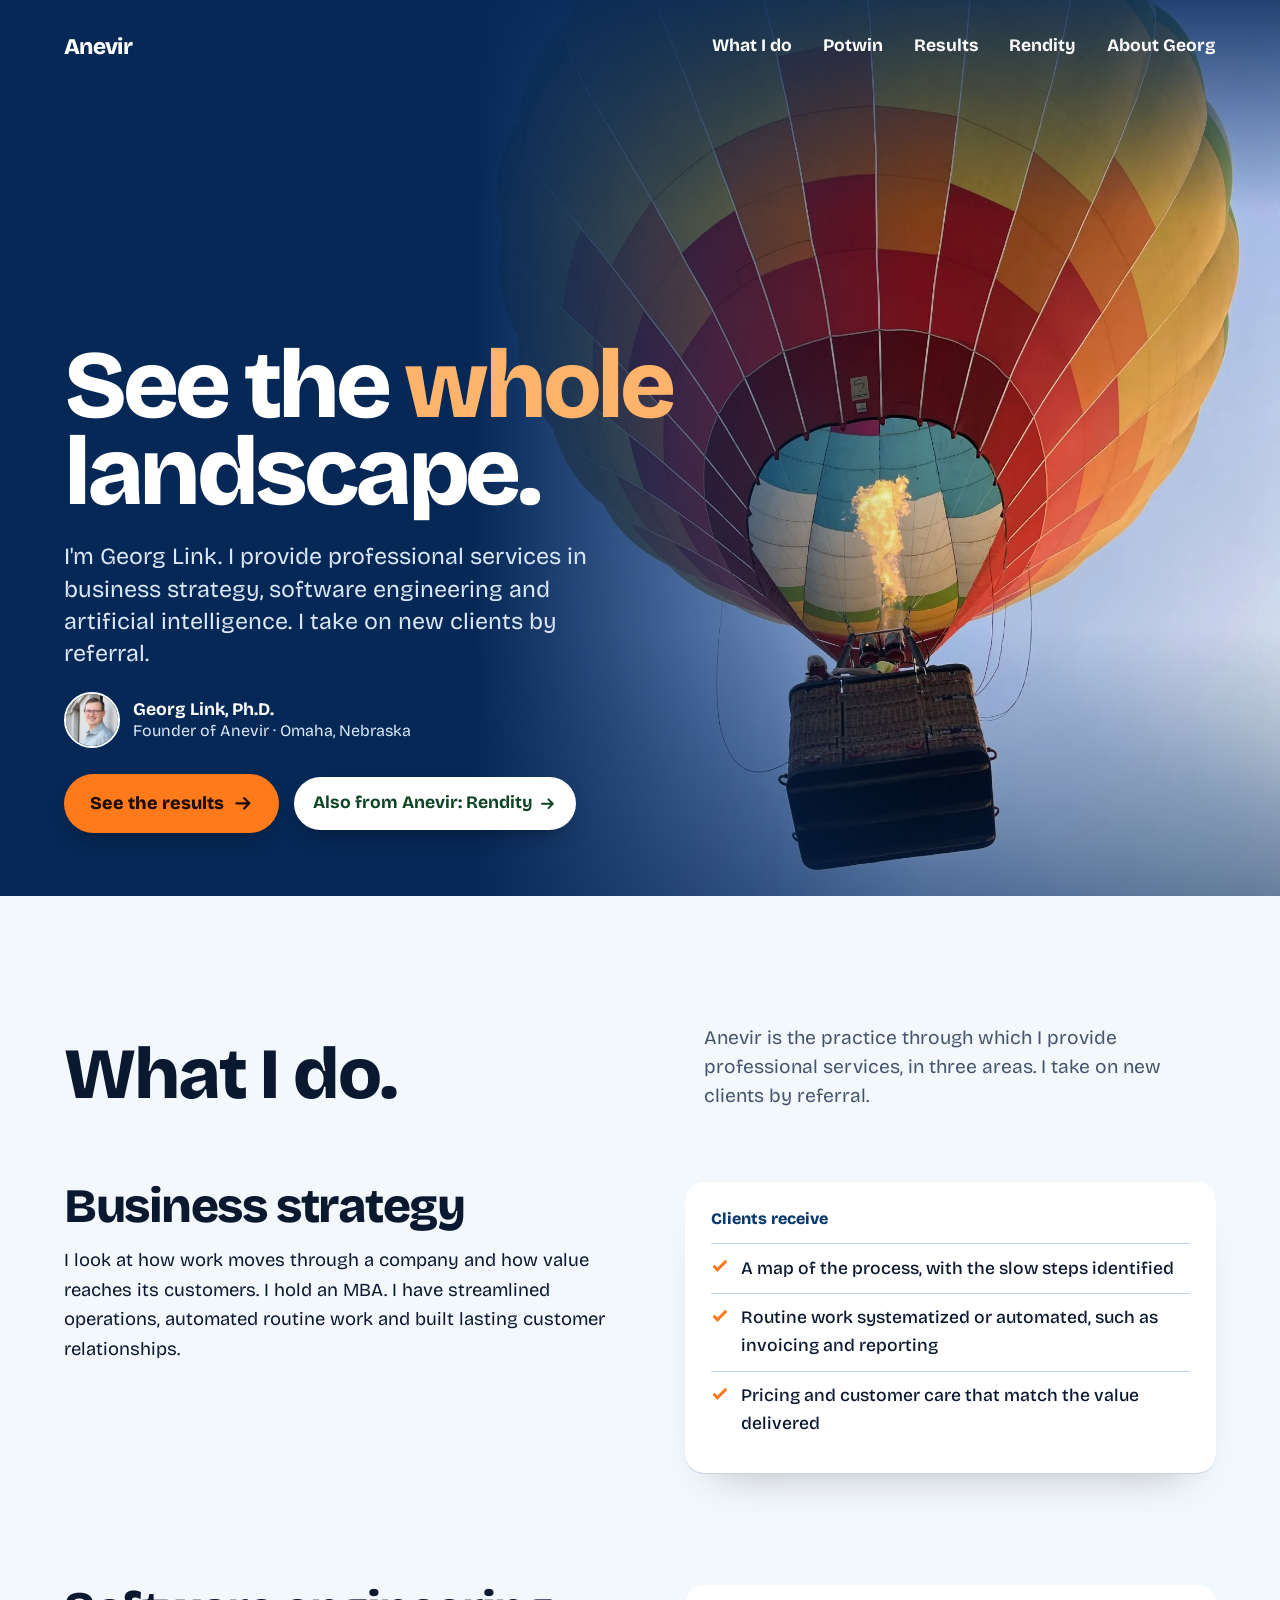
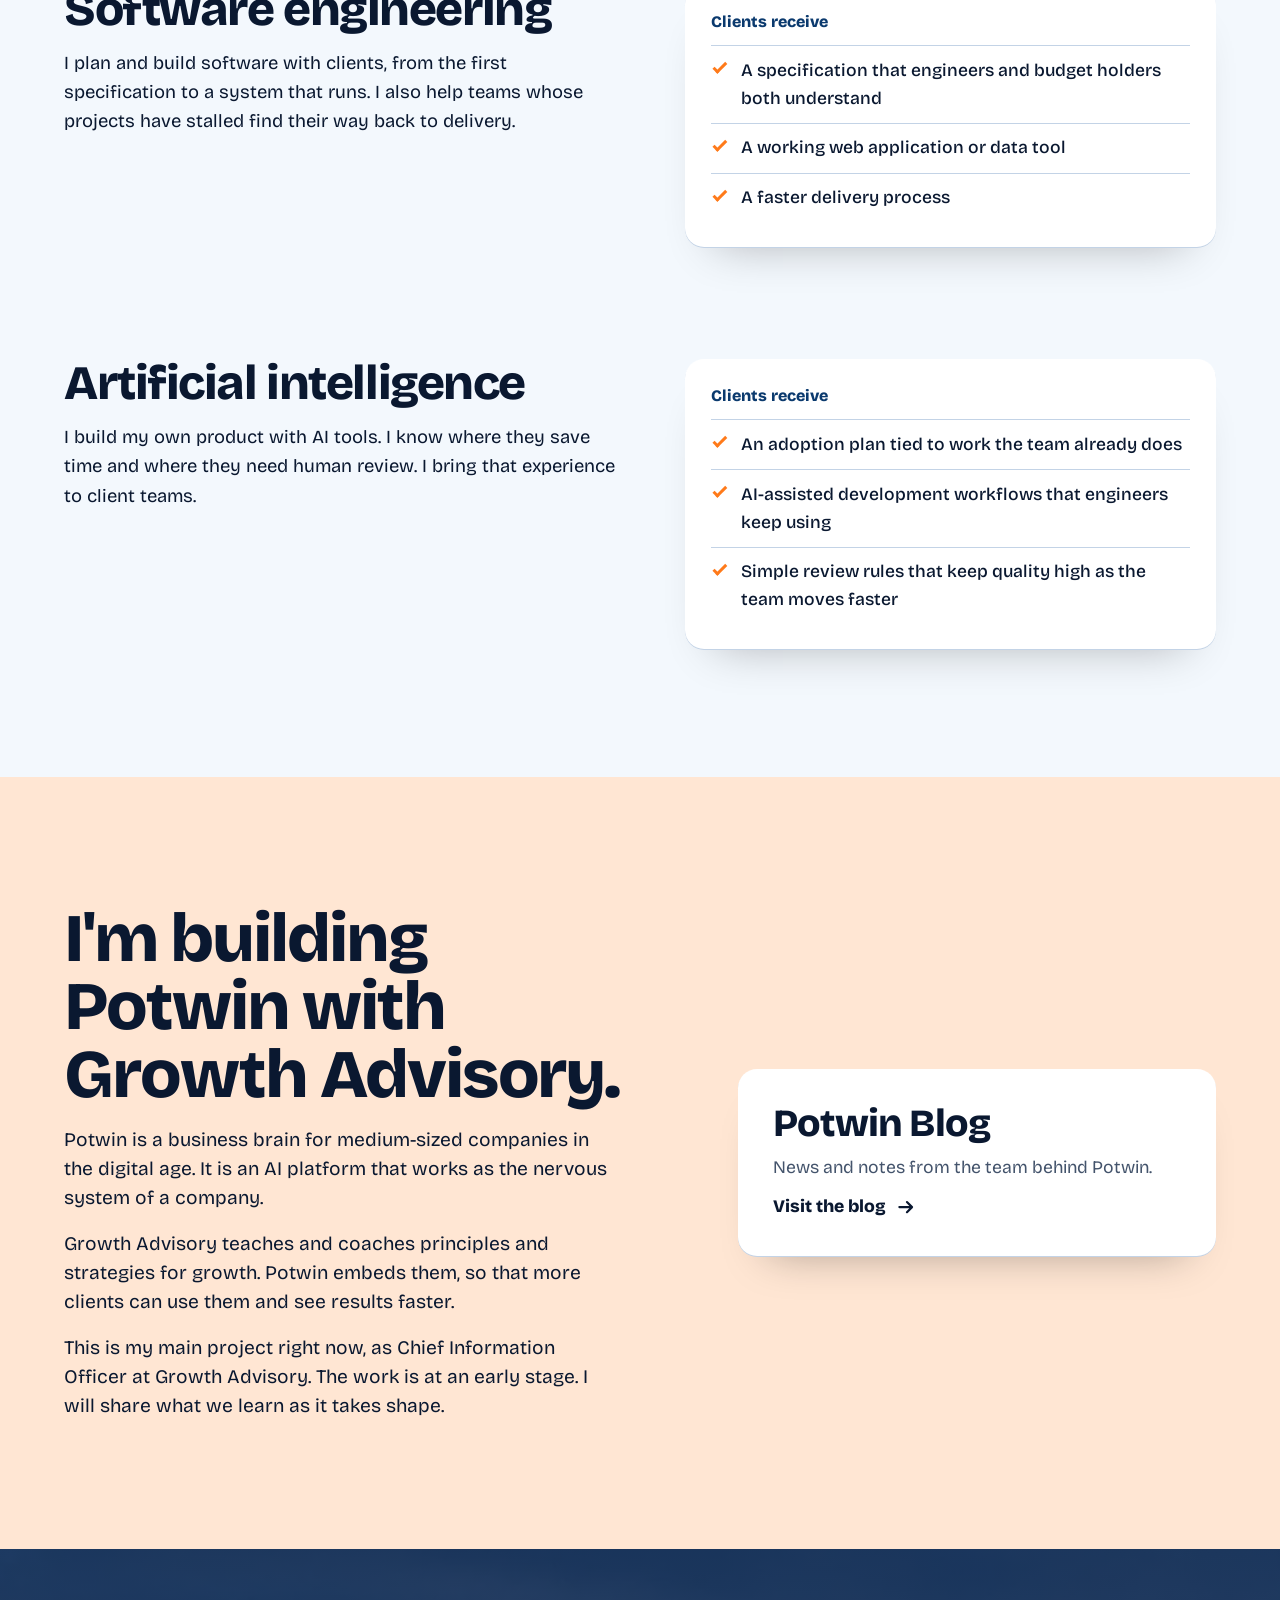
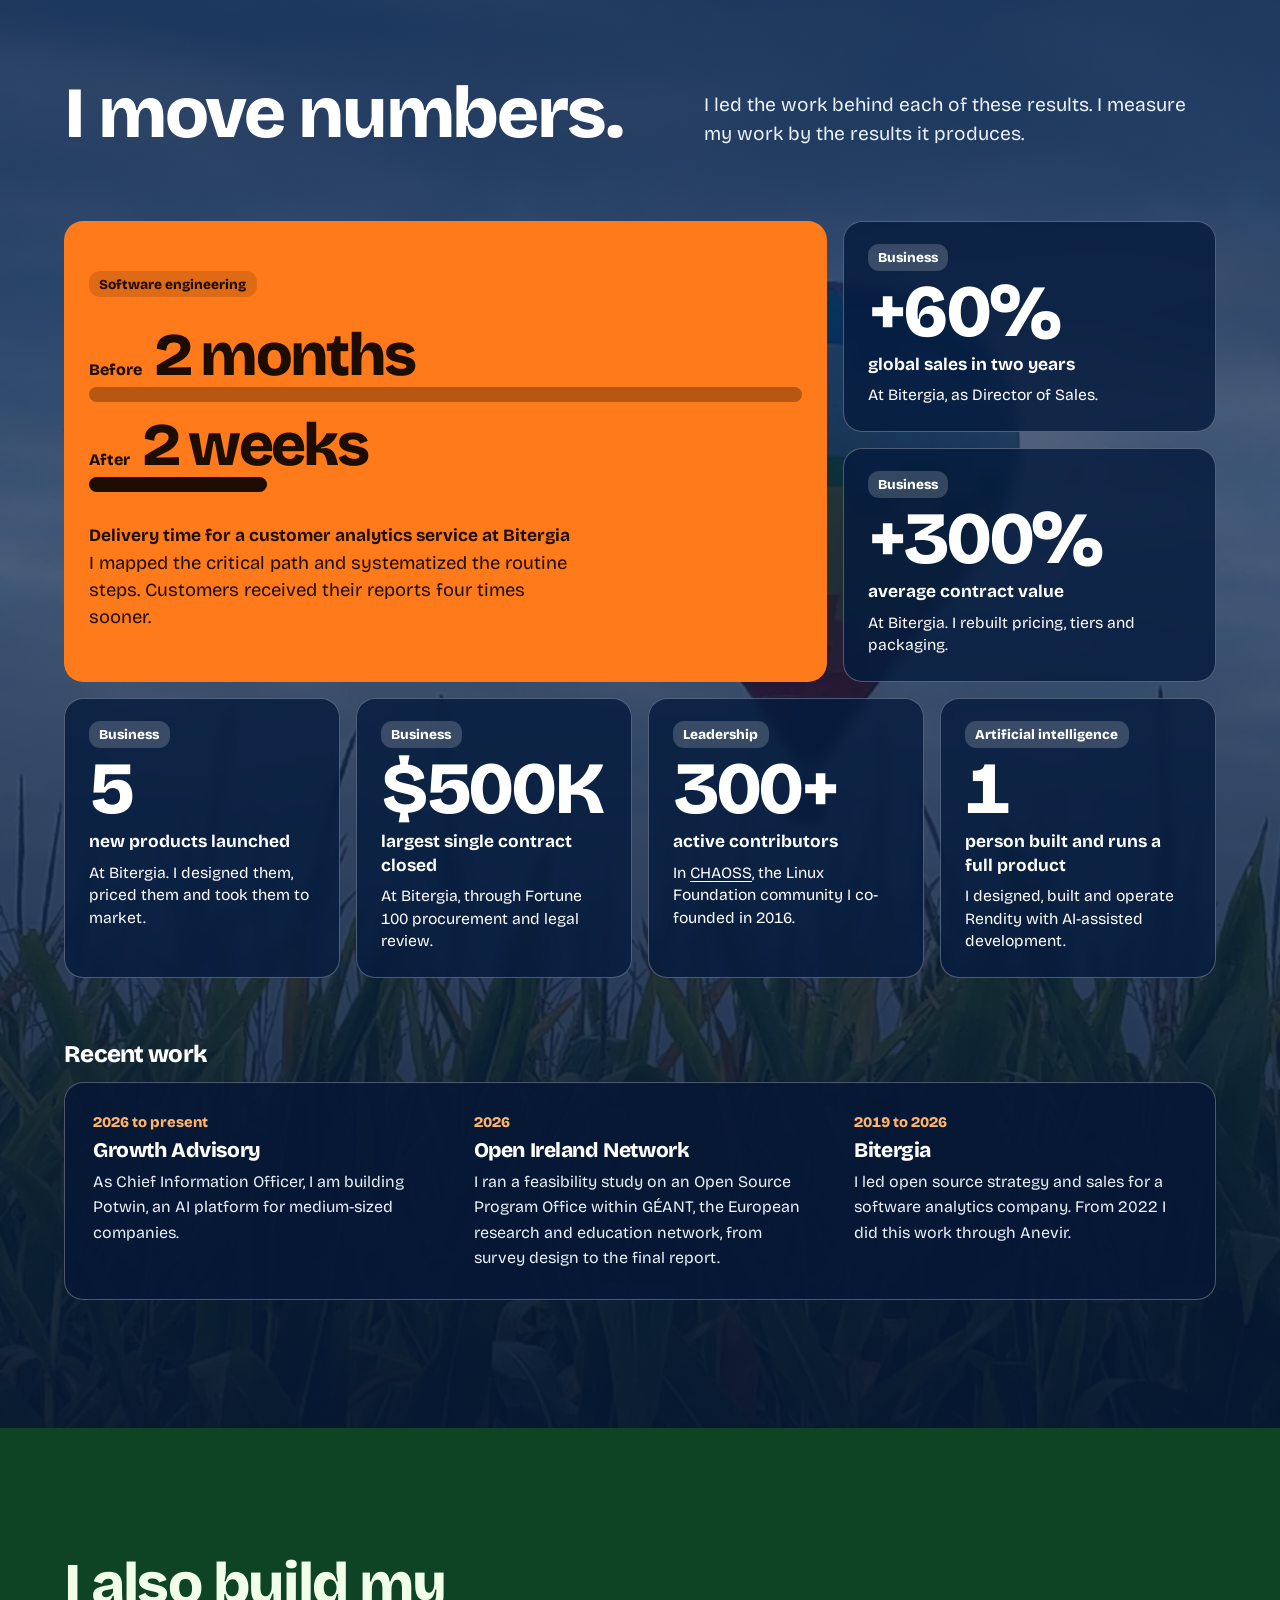
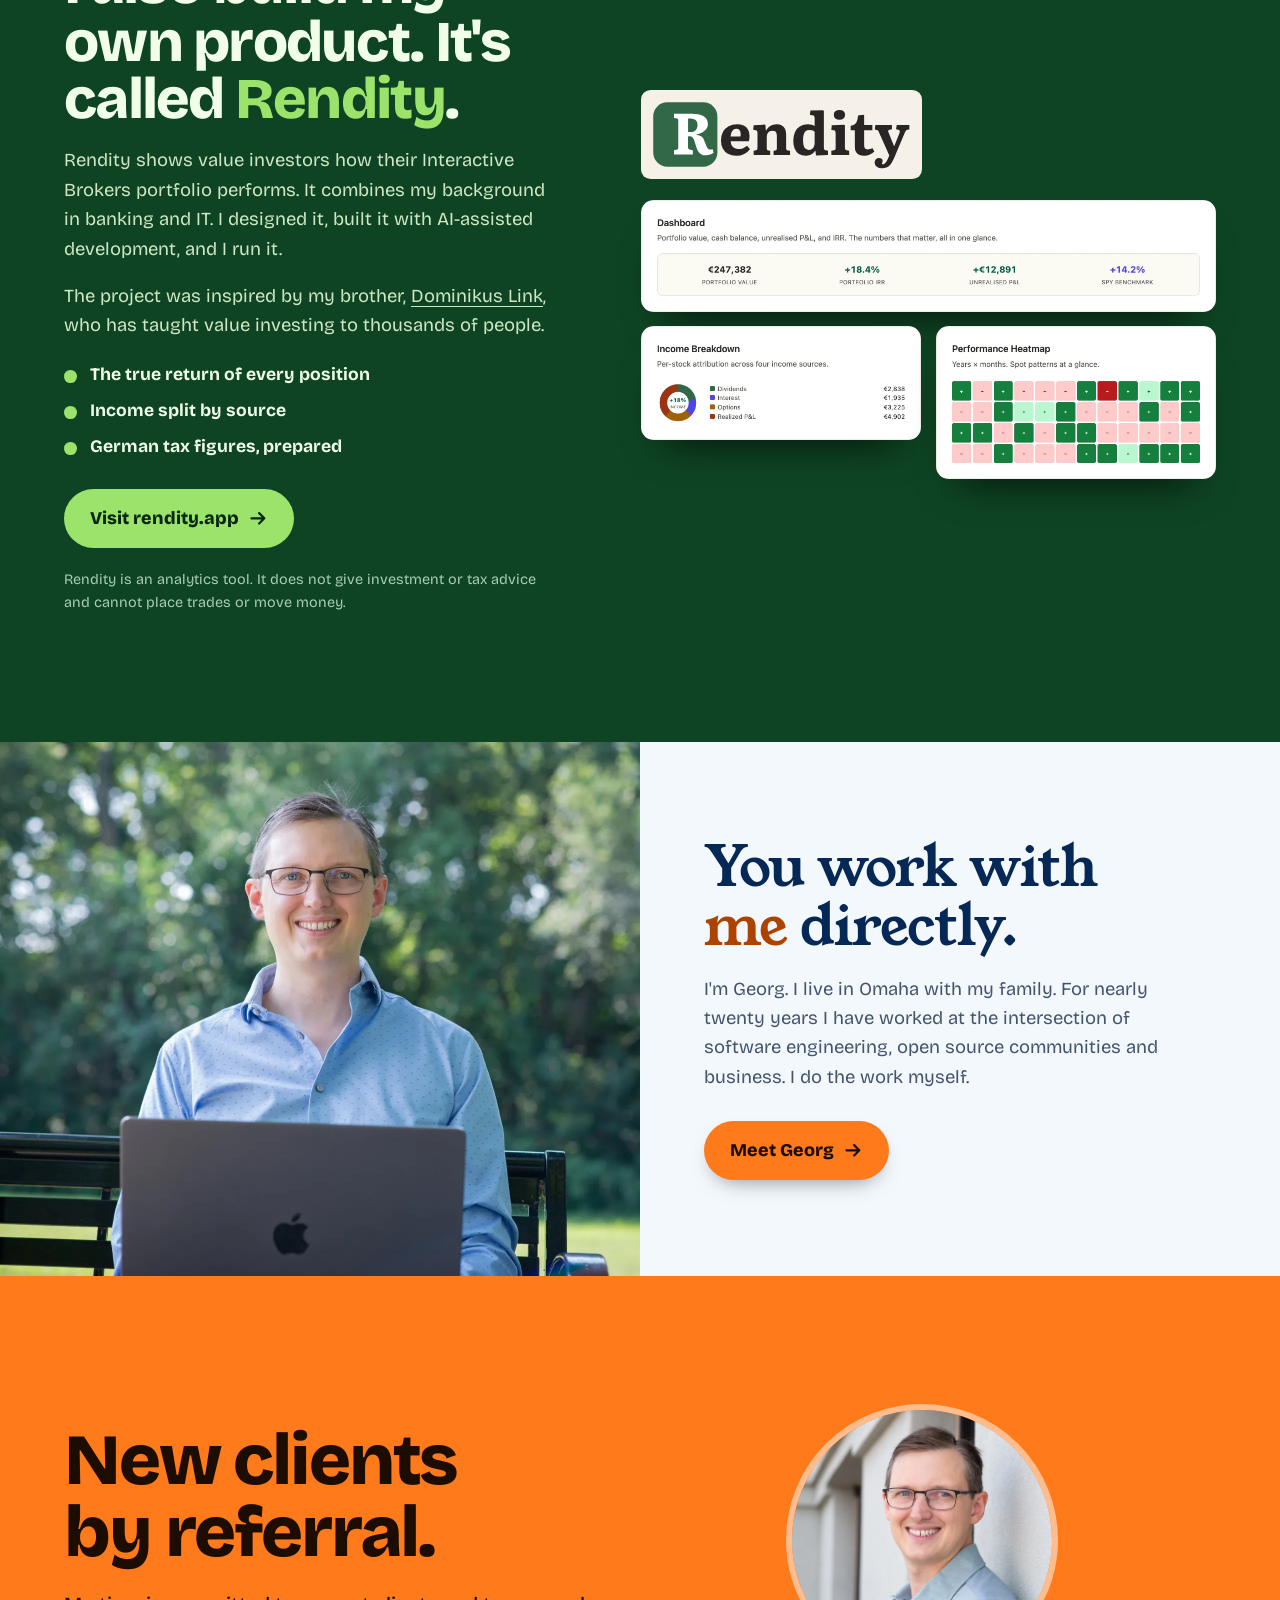
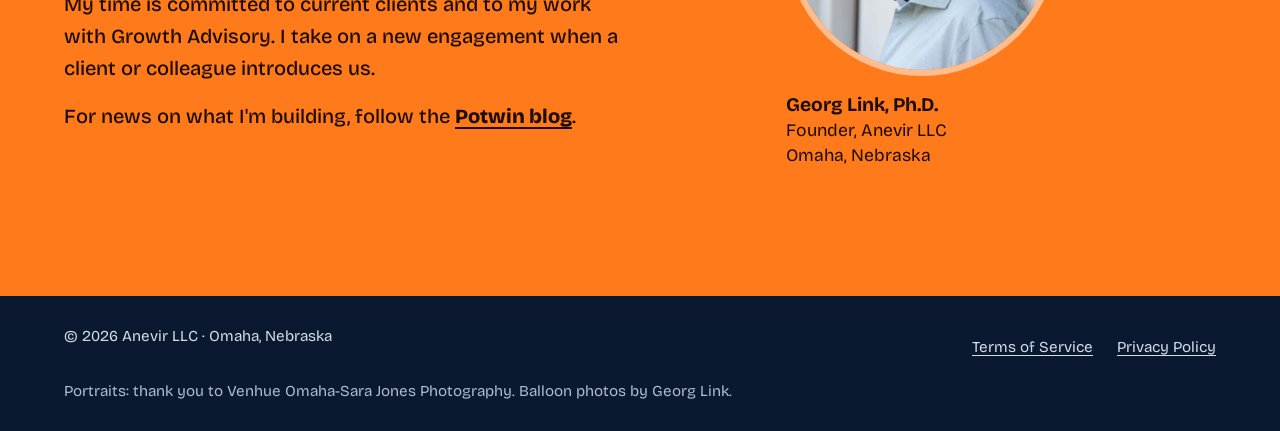
<file: docs/index.html>
<!doctype html>
<html lang="en">
<head>
<meta charset="utf-8">
<meta name="viewport" content="width=device-width, initial-scale=1">
<title>Anevir · Business, software and AI services by Georg Link</title>
<meta name="description" content="Anevir is the consulting practice of Georg Link, Ph.D. in Omaha, Nebraska: business strategy, software engineering and artificial intelligence for clients who come by referral. Also home of Rendity.">
<link rel="canonical" href="https://anevir.llc/">
<meta name="theme-color" content="#062856">
<meta property="og:type" content="website">
<meta property="og:site_name" content="Anevir">
<meta property="og:title" content="Anevir · Business, software and AI services by Georg Link">
<meta property="og:description" content="Anevir is the consulting practice of Georg Link, Ph.D. in Omaha, Nebraska: business strategy, software engineering and artificial intelligence for clients who come by referral. Also home of Rendity.">
<meta property="og:url" content="https://anevir.llc/">
<meta property="og:image" content="https://anevir.llc/og.jpg">
<meta property="og:image:width" content="1200">
<meta property="og:image:height" content="630">
<meta name="twitter:card" content="summary_large_image">
<meta name="twitter:title" content="Anevir · Business, software and AI services by Georg Link">
<meta name="twitter:description" content="Anevir is the consulting practice of Georg Link, Ph.D. in Omaha, Nebraska: business strategy, software engineering and artificial intelligence for clients who come by referral. Also home of Rendity.">
<meta name="robots" content="index, follow, max-image-preview:large">
<link rel="icon" href="favicon.svg" type="image/svg+xml">
<link rel="icon" href="favicon.png" type="image/png" sizes="64x64">
<link rel="apple-touch-icon" href="apple-touch-icon.png">
<link rel="stylesheet" href="style.css">
<script type="application/ld+json">
{
  "@context": "https://schema.org",
  "@graph": [
    {
      "@type": "Organization",
      "@id": "https://anevir.llc/#org",
      "name": "Anevir",
      "legalName": "Anevir LLC",
      "alternateName": "Anevir LLC",
      "url": "https://anevir.llc/",
      "logo": "https://anevir.llc/apple-touch-icon.png",
      "description": "Professional services in business strategy, software engineering and artificial intelligence, by Georg Link.",
      "foundingDate": "2022",
      "founder": { "@id": "https://anevir.llc/#georg" },
      "address": { "@type": "PostalAddress", "addressLocality": "Omaha", "addressRegion": "NE", "addressCountry": "US" },
      "sameAs": ["https://rendity.app", "https://blog.potwin.ai"]
    },
    {
      "@type": "Person",
      "@id": "https://anevir.llc/#georg",
      "name": "Georg Link",
      "honorificSuffix": "Ph.D.",
      "jobTitle": "Founder",
      "worksFor": { "@id": "https://anevir.llc/#org" },
      "url": "https://anevir.llc/about.html",
      "image": "https://anevir.llc/img/georg-avatar.webp",
      "sameAs": [
        "https://georg.link",
        "https://www.linkedin.com/in/georglink/",
        "https://github.com/GeorgLink",
        "https://gitlab.com/GeorgLink",
        "https://orcid.org/0000-0001-6769-7867",
        "https://keybase.io/georglink",
        "https://www.facebook.com/georglink2/",
        "https://chaoss.community"
      ]
    },
    {
      "@type": "WebSite",
      "@id": "https://anevir.llc/#site",
      "url": "https://anevir.llc/",
      "name": "Anevir",
      "publisher": { "@id": "https://anevir.llc/#org" }
    }
  ]
}
</script>
</head>
<body>
<a class="skip" href="#what">Skip to content</a>

<header class="hero">
  <img src="img/balloon-hero.webp" alt="A hot-air balloon in red, orange and yellow seen from below, with its burner lit, against a blue sky" fetchpriority="high" width="1500" height="2000">
  <nav class="nav" aria-label="Main">
    <a class="brand" href="index.html">Anevir</a>
    <a href="#what">What I do</a>
    <a href="#now">Potwin</a>
    <a href="#results">Results</a>
    <a href="#rendity">Rendity</a>
    <a href="about.html">About Georg</a>
  </nav>
  <div class="hero-copy">
    <h1>See the <em>whole</em> landscape.</h1>
    <p>I'm Georg Link. I provide professional services in business strategy, software engineering and artificial intelligence. I take on new clients by referral.</p>
    <div class="ident">
      <img src="img/georg-avatar.webp" alt="" width="160" height="160">
      <span><b>Georg Link, Ph.D.</b>Founder of Anevir · Omaha, Nebraska</span>
    </div>
    <div class="hero-actions">
      <a class="btn" href="#results">See the results <svg viewBox="0 0 24 24" aria-hidden="true"><path d="M4 12h15M13 6l6 6-6 6"/></svg></a>
      <a class="hero-note" href="#rendity">Also from Anevir: Rendity <svg viewBox="0 0 24 24" aria-hidden="true"><path d="M4 12h15M13 6l6 6-6 6"/></svg></a>
    </div>
  </div>
</header>

<main>

<section class="sec" id="what">
  <div class="sec-head">
    <h2>What I do.</h2>
    <p>Anevir is the practice through which I provide professional services, in three areas. I take on new clients by referral.</p>
  </div>

  <div class="levels">
    <article class="level">
      <div>
        <h3>Business strategy</h3>
        <p>I look at how work moves through a company and how value reaches its customers. I hold an MBA. I have streamlined operations, automated routine work and built lasting customer relationships.</p>
      </div>
      <div class="gets">
        <h4>Clients receive</h4>
        <ul>
          <li>A map of the process, with the slow steps identified</li>
          <li>Routine work systematized or automated, such as invoicing and reporting</li>
          <li>Pricing and customer care that match the value delivered</li>
        </ul>
      </div>
    </article>

    <article class="level">
      <div>
        <h3>Software engineering</h3>
        <p>I plan and build software with clients, from the first specification to a system that runs. I also help teams whose projects have stalled find their way back to delivery.</p>
      </div>
      <div class="gets">
        <h4>Clients receive</h4>
        <ul>
          <li>A specification that engineers and budget holders both understand</li>
          <li>A working web application or data tool</li>
          <li>A faster delivery process</li>
        </ul>
      </div>
    </article>

    <article class="level">
      <div>
        <h3>Artificial intelligence</h3>
        <p>I build my own product with AI tools. I know where they save time and where they need human review. I bring that experience to client teams.</p>
      </div>
      <div class="gets">
        <h4>Clients receive</h4>
        <ul>
          <li>An adoption plan tied to work the team already does</li>
          <li>AI-assisted development workflows that engineers keep using</li>
          <li>Simple review rules that keep quality high as the team moves faster</li>
        </ul>
      </div>
    </article>
  </div>
</section>

<section class="sec now" id="now">
  <div>
    <h2>I'm building Potwin with Growth Advisory.</h2>
    <p>Potwin is a business brain for medium-sized companies in the digital age. It is an AI platform that works as the nervous system of a company.</p>
    <p>Growth Advisory teaches and coaches principles and strategies for growth. Potwin embeds them, so that more clients can use them and see results faster.</p>
    <p>This is my main project right now, as Chief Information Officer at Growth Advisory. The work is at an early stage. I will share what we learn as it takes shape.</p>
  </div>
  <a class="blog" href="https://blog.potwin.ai/">
    <b>Potwin Blog</b>
    <span>News and notes from the team behind Potwin.</span>
    <strong>Visit the blog <svg viewBox="0 0 24 24" aria-hidden="true"><path d="M4 12h15M13 6l6 6-6 6"/></svg></strong>
  </a>
</section>

<section class="sec results" id="results">
  <img src="img/balloon-results.webp" alt="" loading="lazy" width="1500" height="2000">
  <div class="sec-head">
    <h2>I move numbers.</h2>
    <p>I led the work behind each of these results. I measure my work by the results it produces.</p>
  </div>

  <div class="nums">
    <div class="num lead">
      <em>Software engineering</em>
      <div class="bars" role="img" aria-label="Delivery time fell from 2 months to 2 weeks">
        <div class="bar before"><span>Before</span><b>2 months</b></div>
        <div class="bar after"><span>After</span><b>2 weeks</b></div>
      </div>
      <div>
        <span>Delivery time for a customer analytics service at Bitergia</span>
        <p>I mapped the critical path and systematized the routine steps. Customers received their reports four times sooner.</p>
      </div>
    </div>
    <div class="num"><em>Business</em><b>+60%</b><span>global sales in two years</span><p>At Bitergia, as Director of Sales.</p></div>
    <div class="num"><em>Business</em><b>+300%</b><span>average contract value</span><p>At Bitergia. I rebuilt pricing, tiers and packaging.</p></div>
    <div class="num q"><em>Business</em><b>5</b><span>new products launched</span><p>At Bitergia. I designed them, priced them and took them to market.</p></div>
    <div class="num q"><em>Business</em><b>$500K</b><span>largest single contract closed</span><p>At Bitergia, through Fortune 100 procurement and legal review.</p></div>
    <div class="num q"><em>Leadership</em><b>300+</b><span>active contributors</span><p>In <a href="https://chaoss.community/">CHAOSS</a>, the Linux Foundation community I co-founded in 2016.</p></div>
    <div class="num q"><em>Artificial intelligence</em><b>1</b><span>person built and runs a full product</span><p>I designed, built and operate Rendity with AI-assisted development.</p></div>
  </div>

  <h3 class="clients-head">Recent work</h3>
  <div class="clients">
    <div><small>2026 to present</small><h4>Growth Advisory</h4><p>As Chief Information Officer, I am building Potwin, an AI platform for medium-sized companies.</p></div>
    <div><small>2026</small><h4>Open Ireland Network</h4><p>I ran a feasibility study on an Open Source Program Office within GÉANT, the European research and education network, from survey design to the final report.</p></div>
    <div><small>2019 to 2026</small><h4>Bitergia</h4><p>I led open source strategy and sales for a software analytics company. From 2022 I did this work through Anevir.</p></div>
  </div>
</section>

<section class="sec rend" id="rendity">
  <div class="rend-grid">
    <div>
      <h2>I also build my own product. It's called <em>Rendity</em>.</h2>
      <p>Rendity shows value investors how their Interactive Brokers portfolio performs. It combines my background in banking and IT. I designed it, built it with AI-assisted development, and I run it.</p>
      <p>The project was inspired by my brother, <a href="https://dominikuslink.de/">Dominikus Link</a>, who has taught value investing to thousands of people.</p>
      <ul>
        <li>The true return of every position</li>
        <li>Income split by source</li>
        <li>German tax figures, prepared</li>
      </ul>
      <a class="btn" href="https://rendity.app">Visit rendity.app <svg viewBox="0 0 24 24" aria-hidden="true"><path d="M4 12h15M13 6l6 6-6 6"/></svg></a>
      <small>Rendity is an analytics tool. It does not give investment or tax advice and cannot place trades or move money.</small>
    </div>
    <div class="rend-shots">
      <img class="rend-logo" src="img/rendity-horizontal-cream.svg" alt="Rendity" width="184" height="58">
      <img src="img/dashboard.webp" alt="Rendity dashboard with portfolio value, IRR and benchmark figures" width="2072" height="404" loading="lazy">
      <img src="img/income.webp" alt="Rendity income breakdown by source" width="1016" height="410" loading="lazy">
      <img src="img/heatmap.webp" alt="Rendity monthly performance heatmap" width="1016" height="554" loading="lazy">
    </div>
  </div>
</section>

<section class="meet">
  <img src="img/georg-laptop.webp" alt="Georg Link smiling at the viewer over an open laptop, outdoors" style="object-position: 50% 25%" loading="lazy" width="1600" height="1068">
  <div>
    <h2>You work with <span>me</span> directly.</h2>
    <p>I'm Georg. I live in Omaha with my family. For nearly twenty years I have worked at the intersection of software engineering, open source communities and business. I do the work myself.</p>
    <a class="btn" href="about.html">Meet Georg <svg viewBox="0 0 24 24" aria-hidden="true"><path d="M4 12h15M13 6l6 6-6 6"/></svg></a>
  </div>
</section>

<section class="sec call" id="referral">
  <div class="call-main">
    <h2>New clients by referral.</h2>
    <p>My time is committed to current clients and to my work with Growth Advisory. I take on a new engagement when a client or colleague introduces us.</p>
    <p>For news on what I'm building, follow the <a href="https://blog.potwin.ai/">Potwin blog</a>.</p>
  </div>
  <figure class="call-side">
    <img src="img/georg-25.webp" alt="" loading="lazy" width="1600" height="1068">
    <figcaption><b>Georg Link, Ph.D.</b>Founder, Anevir LLC<br>Omaha, Nebraska</figcaption>
  </figure>
</section>

</main>

<footer class="foot">
  <span>© 2026 Anevir LLC · Omaha, Nebraska</span>
  <span class="credit">Portraits: thank you to Venhue Omaha-Sara Jones Photography. Balloon photos by Georg Link.</span>
  <span><a href="terms.html">Terms of Service</a><a href="privacy.html">Privacy Policy</a></span>
</footer>

</body>
</html>
</file>
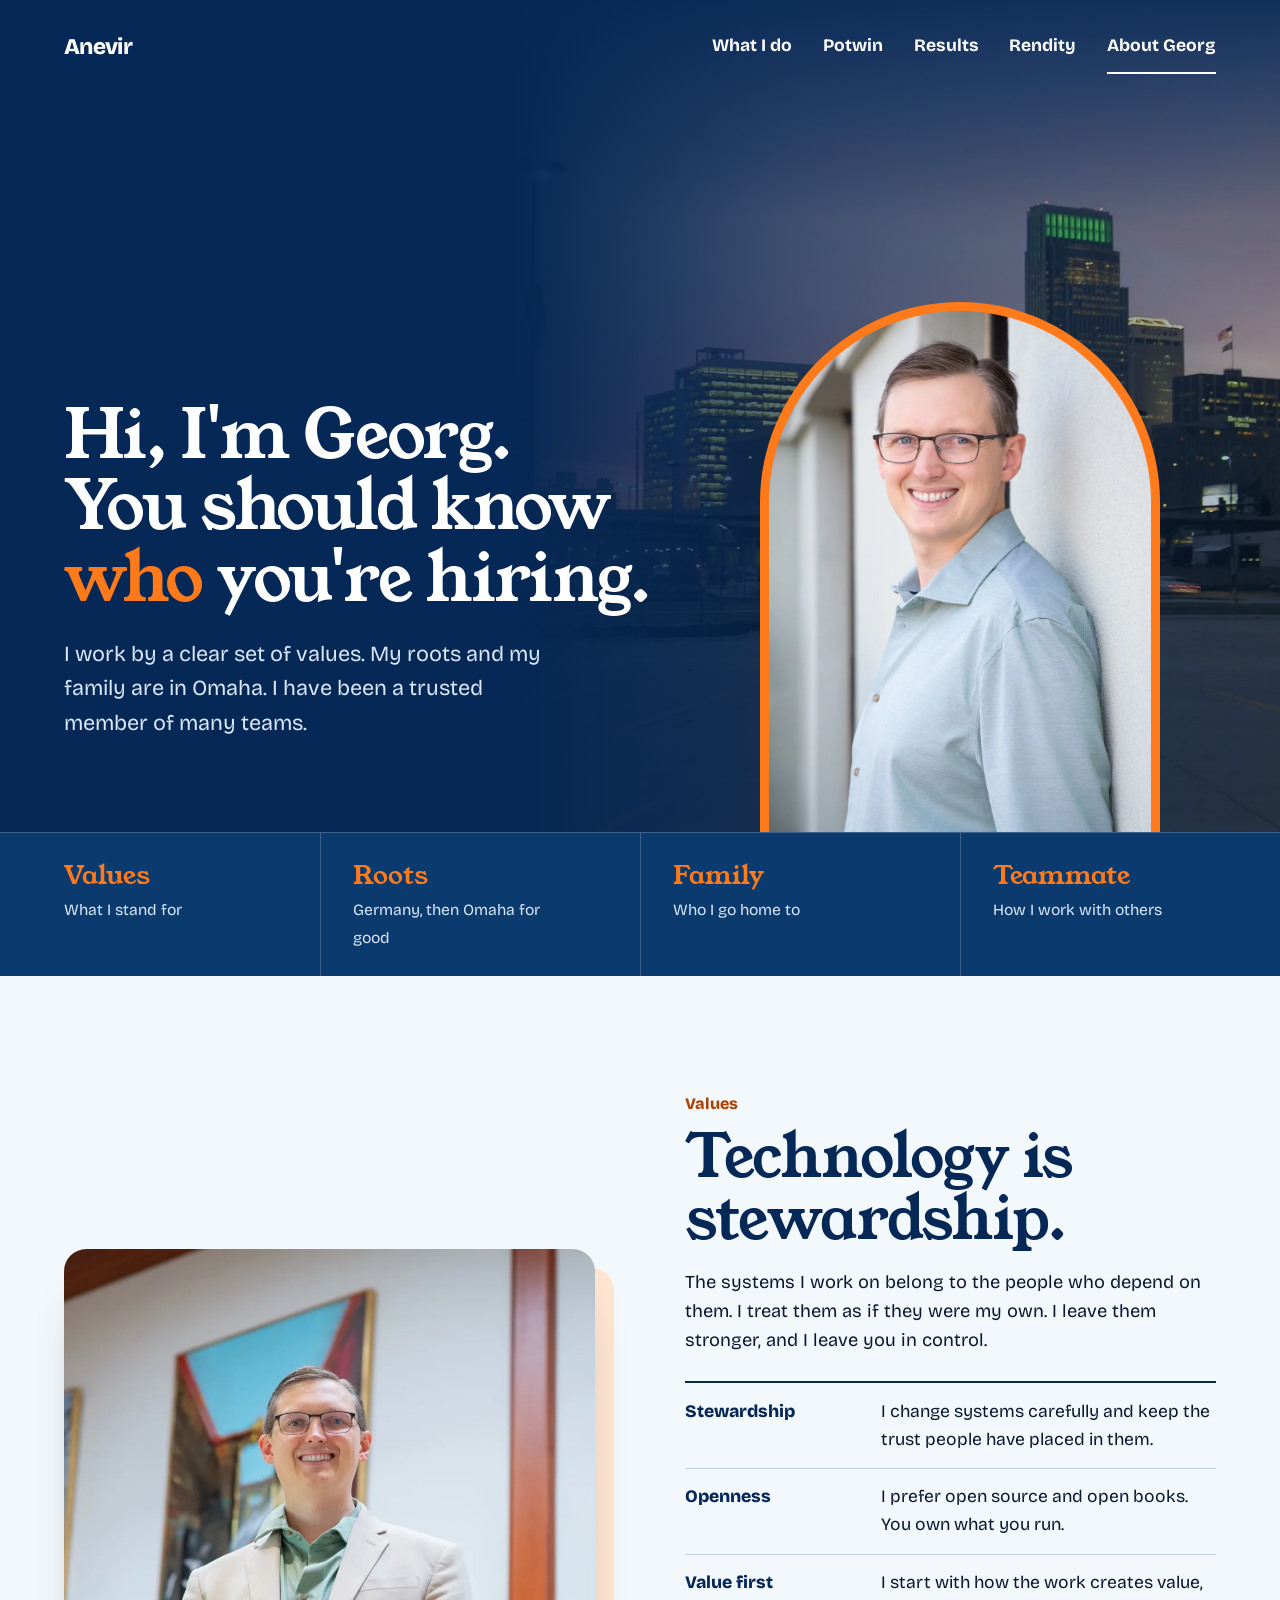
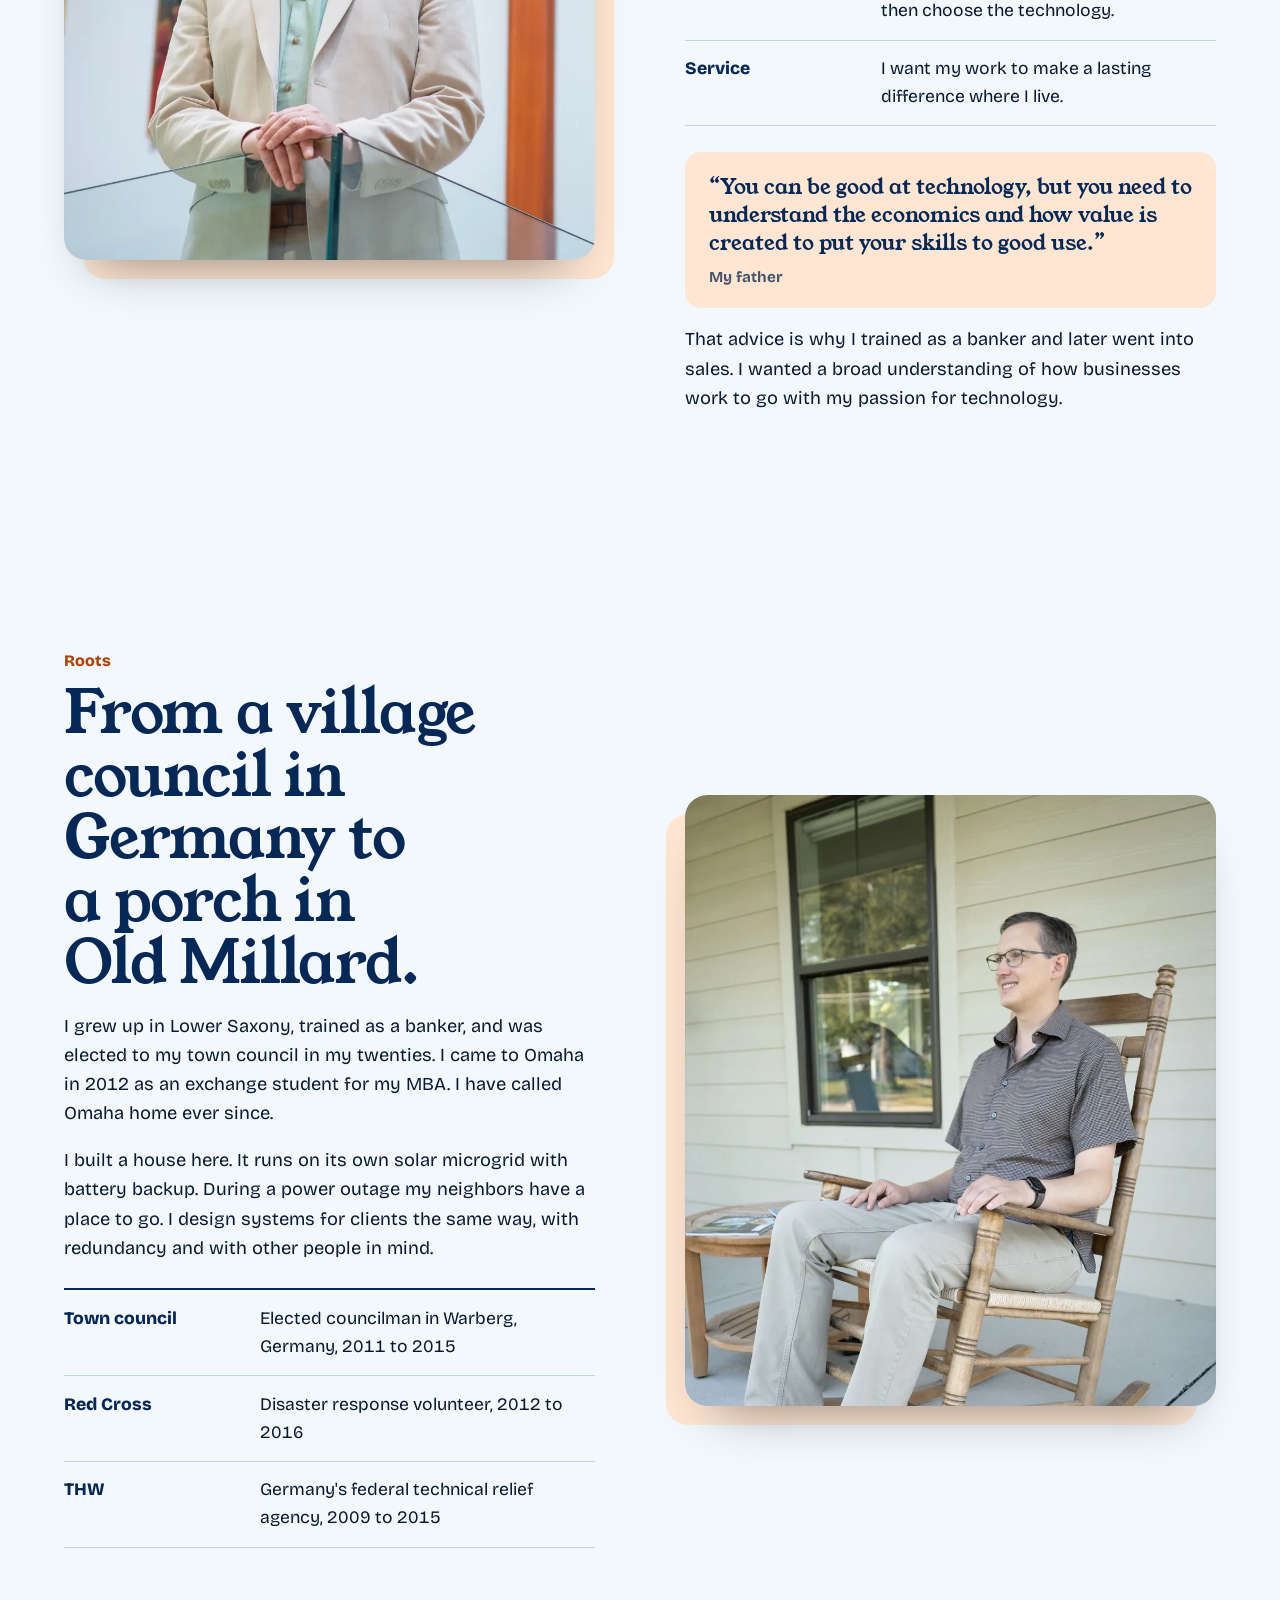
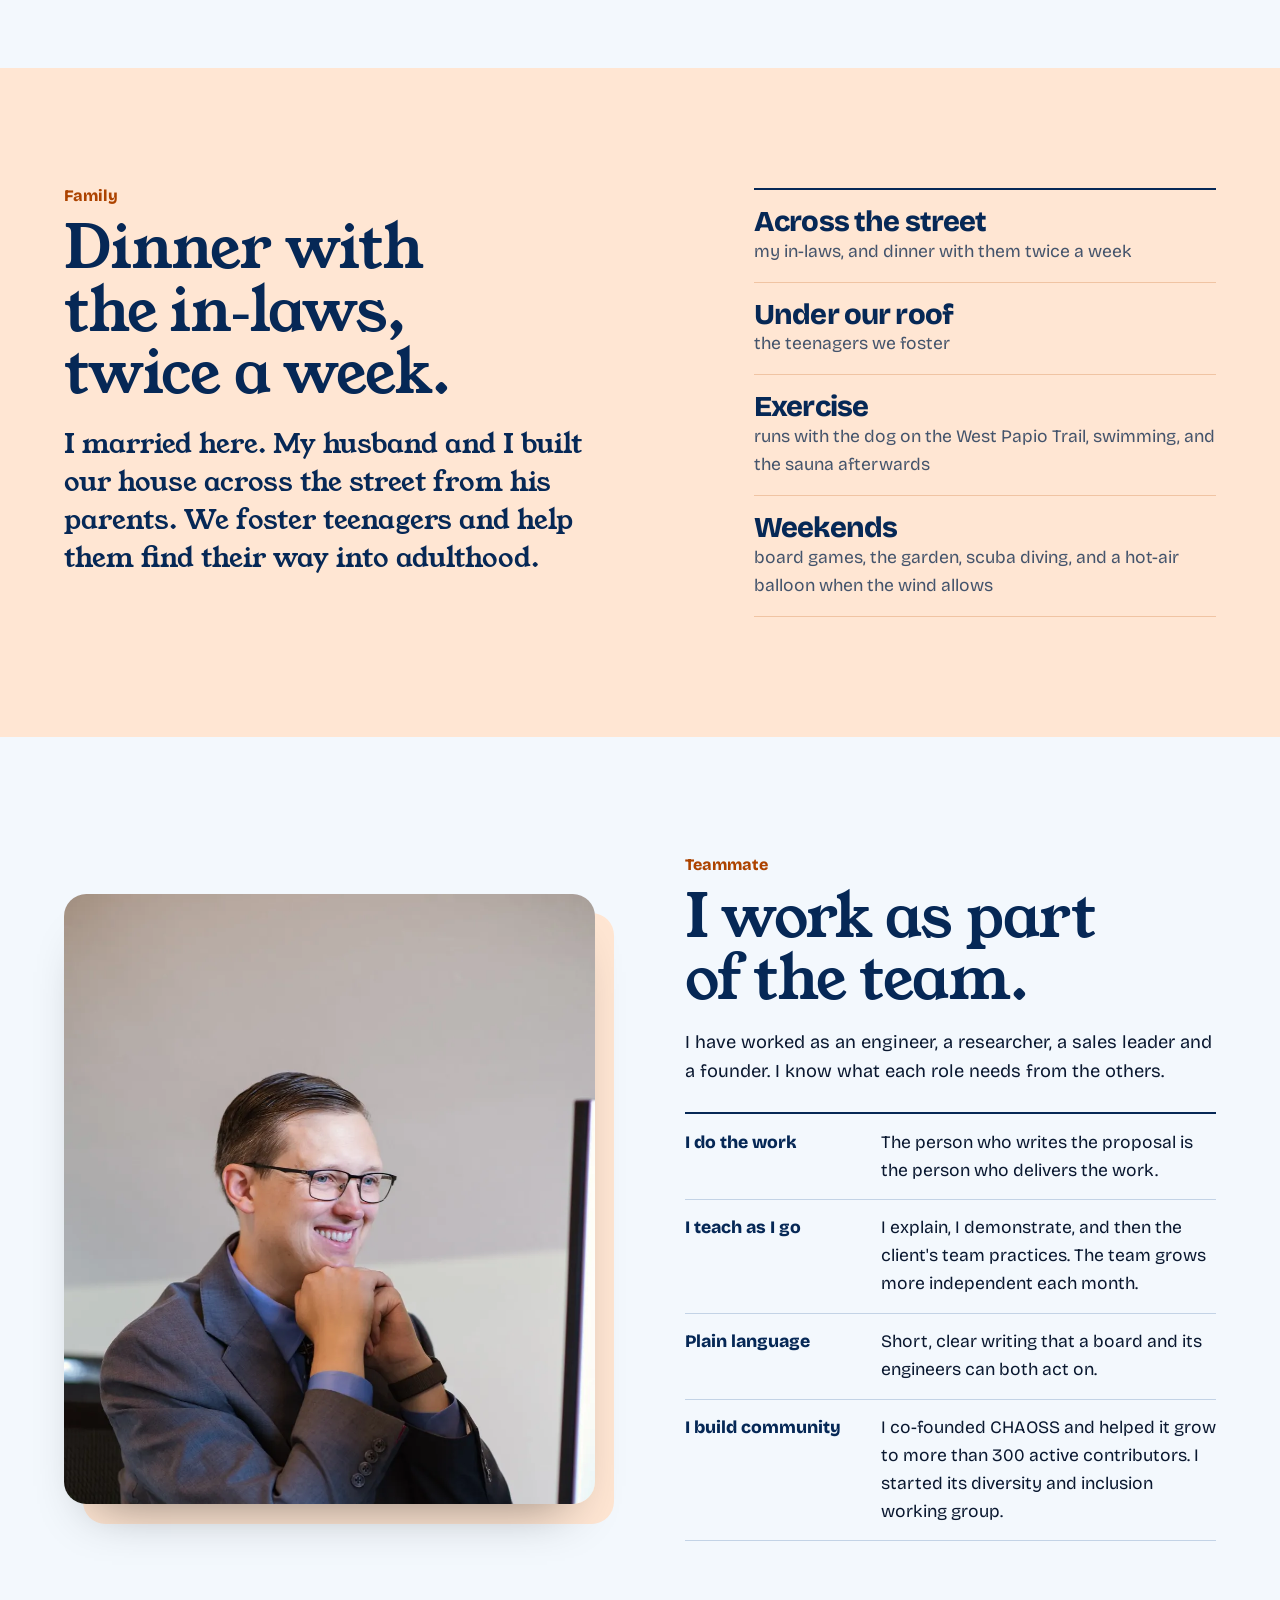
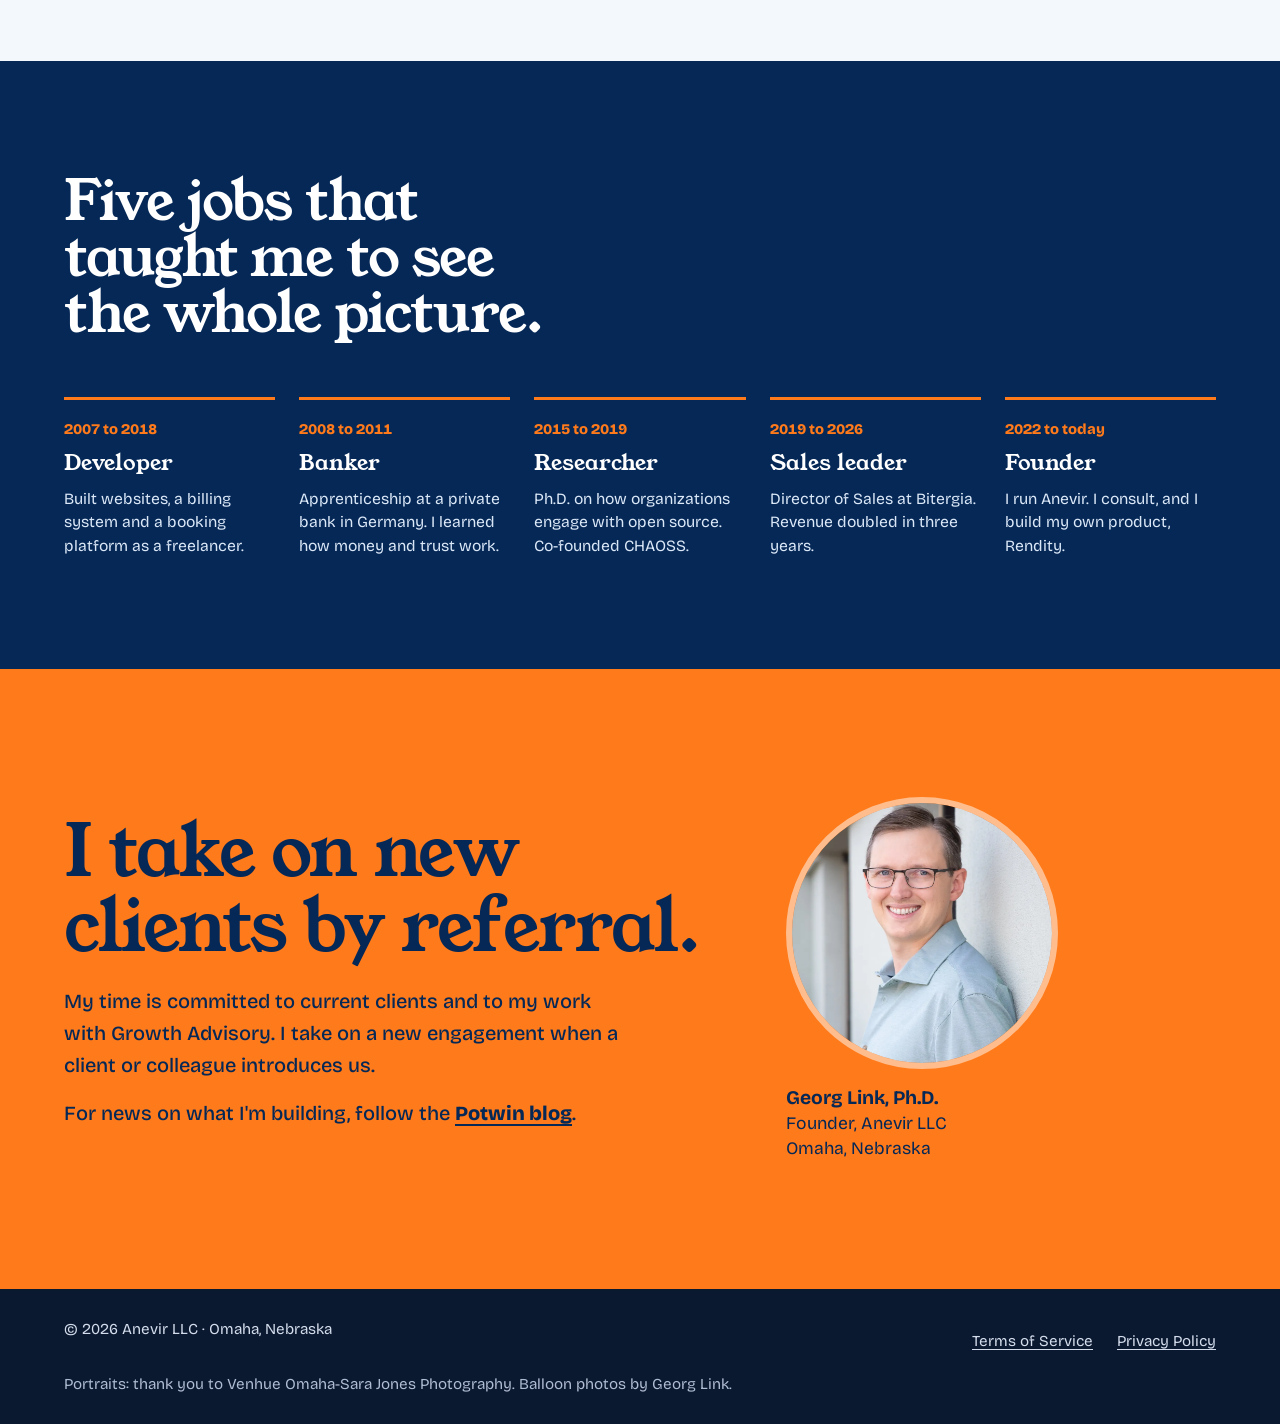
<file: docs/about.html>
<!doctype html>
<html lang="en">
<head>
<meta charset="utf-8">
<meta name="viewport" content="width=device-width, initial-scale=1">
<title>About Georg Link · Anevir</title>
<meta name="description" content="Georg Link: values, roots in Omaha, family, and what it's like to have him on your team.">
<link rel="canonical" href="https://anevir.llc/about.html">
<meta name="theme-color" content="#062856">
<meta property="og:type" content="website">
<meta property="og:site_name" content="Anevir">
<meta property="og:title" content="About Georg Link · Anevir">
<meta property="og:description" content="Georg Link: values, roots in Omaha, family, and what it's like to have him on your team.">
<meta property="og:url" content="https://anevir.llc/about.html">
<meta property="og:image" content="https://anevir.llc/og.jpg">
<meta property="og:image:width" content="1200">
<meta property="og:image:height" content="630">
<meta name="twitter:card" content="summary_large_image">
<link rel="icon" href="favicon.svg" type="image/svg+xml">
<link rel="icon" href="favicon.png" type="image/png" sizes="64x64">
<link rel="apple-touch-icon" href="apple-touch-icon.png">
<link rel="stylesheet" href="style.css">
</head>
<body class="about">
<a class="skip" href="#values">Skip to content</a>

<header class="hello">
  <img class="city" src="img/omaha.webp" alt="Downtown Omaha at dusk" width="1400" height="1050">
  <nav class="nav" aria-label="Main">
    <a class="brand" href="index.html">Anevir</a>
    <a href="index.html#what">What I do</a>
    <a href="index.html#now">Potwin</a>
    <a href="index.html#results">Results</a>
    <a href="index.html#rendity">Rendity</a>
    <a href="about.html" aria-current="page">About Georg</a>
  </nav>
  <div class="hello-copy">
    <h1>Hi, I'm Georg. You should know <span>who</span> you're hiring.</h1>
    <p>I work by a clear set of values. My roots and my family are in Omaha. I have been a trusted member of many teams.</p>
  </div>
  <div class="arch"><img src="img/georg-26.webp" alt="Portrait of Georg Link, smiling" width="1001" height="1500"></div>
</header>

<nav class="four" aria-label="On this page">
  <a href="#values"><b>Values</b><span>What I stand for</span></a>
  <a href="#roots"><b>Roots</b><span>Germany, then Omaha for good</span></a>
  <a href="#family"><b>Family</b><span>Who I go home to</span></a>
  <a href="#team"><b>Teammate</b><span>How I work with others</span></a>
</nav>

<main>

<section class="chap" id="values">
  <div class="chap-img"><img src="img/georg-13.webp" alt="Georg Link leaning on a glass railing, smiling" style="object-position: 46% 0" loading="lazy" width="1600" height="1068"></div>
  <div>
    <h2><small>Values</small>Technology is stewardship.</h2>
    <p>The systems I work on belong to the people who depend on them. I treat them as if they were my own. I leave them stronger, and I leave you in control.</p>
    <ul class="vals">
      <li><b>Stewardship</b><span>I change systems carefully and keep the trust people have placed in them.</span></li>
      <li><b>Openness</b><span>I prefer open source and open books. You own what you run.</span></li>
      <li><b>Value first</b><span>I start with how the work creates value, then choose the technology.</span></li>
      <li><b>Service</b><span>I want my work to make a lasting difference where I live.</span></li>
    </ul>
    <blockquote>“You can be good at technology, but you need to understand the economics and how value is created to put your skills to good use.”<footer>My father</footer></blockquote>
    <p>That advice is why I trained as a banker and later went into sales. I wanted a broad understanding of how businesses work to go with my passion for technology.</p>
  </div>
</section>

<section class="chap flip" id="roots">
  <div class="chap-img"><img src="img/georg-42.webp" alt="Georg Link in a rocking chair on his front porch" loading="lazy" width="1000" height="1500"></div>
  <div>
    <h2><small>Roots</small>From a village council in Germany to a porch in Old Millard.</h2>
    <p>I grew up in Lower Saxony, trained as a banker, and was elected to my town council in my twenties. I came to Omaha in 2012 as an exchange student for my MBA. I have called Omaha home ever since.</p>
    <p>I built a house here. It runs on its own solar microgrid with battery backup. During a power outage my neighbors have a place to go. I design systems for clients the same way, with redundancy and with other people in mind.</p>
    <ul class="vals">
      <li><b>Town council</b><span>Elected councilman in Warberg, Germany, 2011 to 2015</span></li>
      <li><b>Red Cross</b><span>Disaster response volunteer, 2012 to 2016</span></li>
      <li><b>THW</b><span>Germany's federal technical relief agency, 2009 to 2015</span></li>
    </ul>
  </div>
</section>

<section class="fam" id="family">
  <div>
    <h2><small>Family</small>Dinner with the in&#8209;laws, twice a week.</h2>
    <p class="big">I married here. My husband and I built our house across the street from his parents. We foster teenagers and help them find their way into adulthood.</p>
  </div>
  <ul>
    <li><b>Across the street</b><span>my in-laws, and dinner with them twice a week</span></li>
    <li><b>Under our roof</b><span>the teenagers we foster</span></li>
    <li><b>Exercise</b><span>runs with the dog on the West Papio Trail, swimming, and the sauna afterwards</span></li>
    <li><b>Weekends</b><span>board games, the garden, scuba diving, and a hot-air balloon when the wind allows</span></li>
  </ul>
</section>

<section class="chap" id="team">
  <div class="chap-img"><img src="img/georg-suit-smile.webp" alt="Georg Link in a suit at his desk, smiling" style="object-position: 45% 0" loading="lazy" width="1001" height="1500"></div>
  <div>
    <h2><small>Teammate</small>I work as part of the team.</h2>
    <p>I have worked as an engineer, a researcher, a sales leader and a founder. I know what each role needs from the others.</p>
    <ul class="vals">
      <li><b>I do the work</b><span>The person who writes the proposal is the person who delivers the work.</span></li>
      <li><b>I teach as I go</b><span>I explain, I demonstrate, and then the client's team practices. The team grows more independent each month.</span></li>
      <li><b>Plain language</b><span>Short, clear writing that a board and its engineers can both act on.</span></li>
      <li><b>I build community</b><span>I co-founded CHAOSS and helped it grow to more than 300 active contributors. I started its diversity and inclusion working group.</span></li>
    </ul>
  </div>
</section>

<section class="path">
  <h2>Five jobs that taught me to see the whole picture.</h2>
  <ol>
    <li><small>2007 to 2018</small><b>Developer</b><p>Built websites, a billing system and a booking platform as a freelancer.</p></li>
    <li><small>2008 to 2011</small><b>Banker</b><p>Apprenticeship at a private bank in Germany. I learned how money and trust work.</p></li>
    <li><small>2015 to 2019</small><b>Researcher</b><p>Ph.D. on how organizations engage with open source. Co-founded CHAOSS.</p></li>
    <li><small>2019 to 2026</small><b>Sales leader</b><p>Director of Sales at Bitergia. Revenue doubled in three years.</p></li>
    <li><small>2022 to today</small><b>Founder</b><p>I run Anevir. I consult, and I build my own product, Rendity.</p></li>
  </ol>
</section>

<section class="sec call" id="referral">
  <div class="call-main">
    <h2>I take on new clients by referral.</h2>
    <p>My time is committed to current clients and to my work with Growth Advisory. I take on a new engagement when a client or colleague introduces us.</p>
    <p>For news on what I'm building, follow the <a href="https://blog.potwin.ai/">Potwin blog</a>.</p>
  </div>
  <figure class="call-side">
    <img src="img/georg-26.webp" alt="" loading="lazy" width="1001" height="1500">
    <figcaption><b>Georg Link, Ph.D.</b>Founder, Anevir LLC<br>Omaha, Nebraska</figcaption>
  </figure>
</section>

</main>

<footer class="foot">
  <span>© 2026 Anevir LLC · Omaha, Nebraska</span>
  <span class="credit">Portraits: thank you to Venhue Omaha-Sara Jones Photography. Balloon photos by Georg Link.</span>
  <span><a href="terms.html">Terms of Service</a><a href="privacy.html">Privacy Policy</a></span>
</footer>
</body>
</html>
</file>
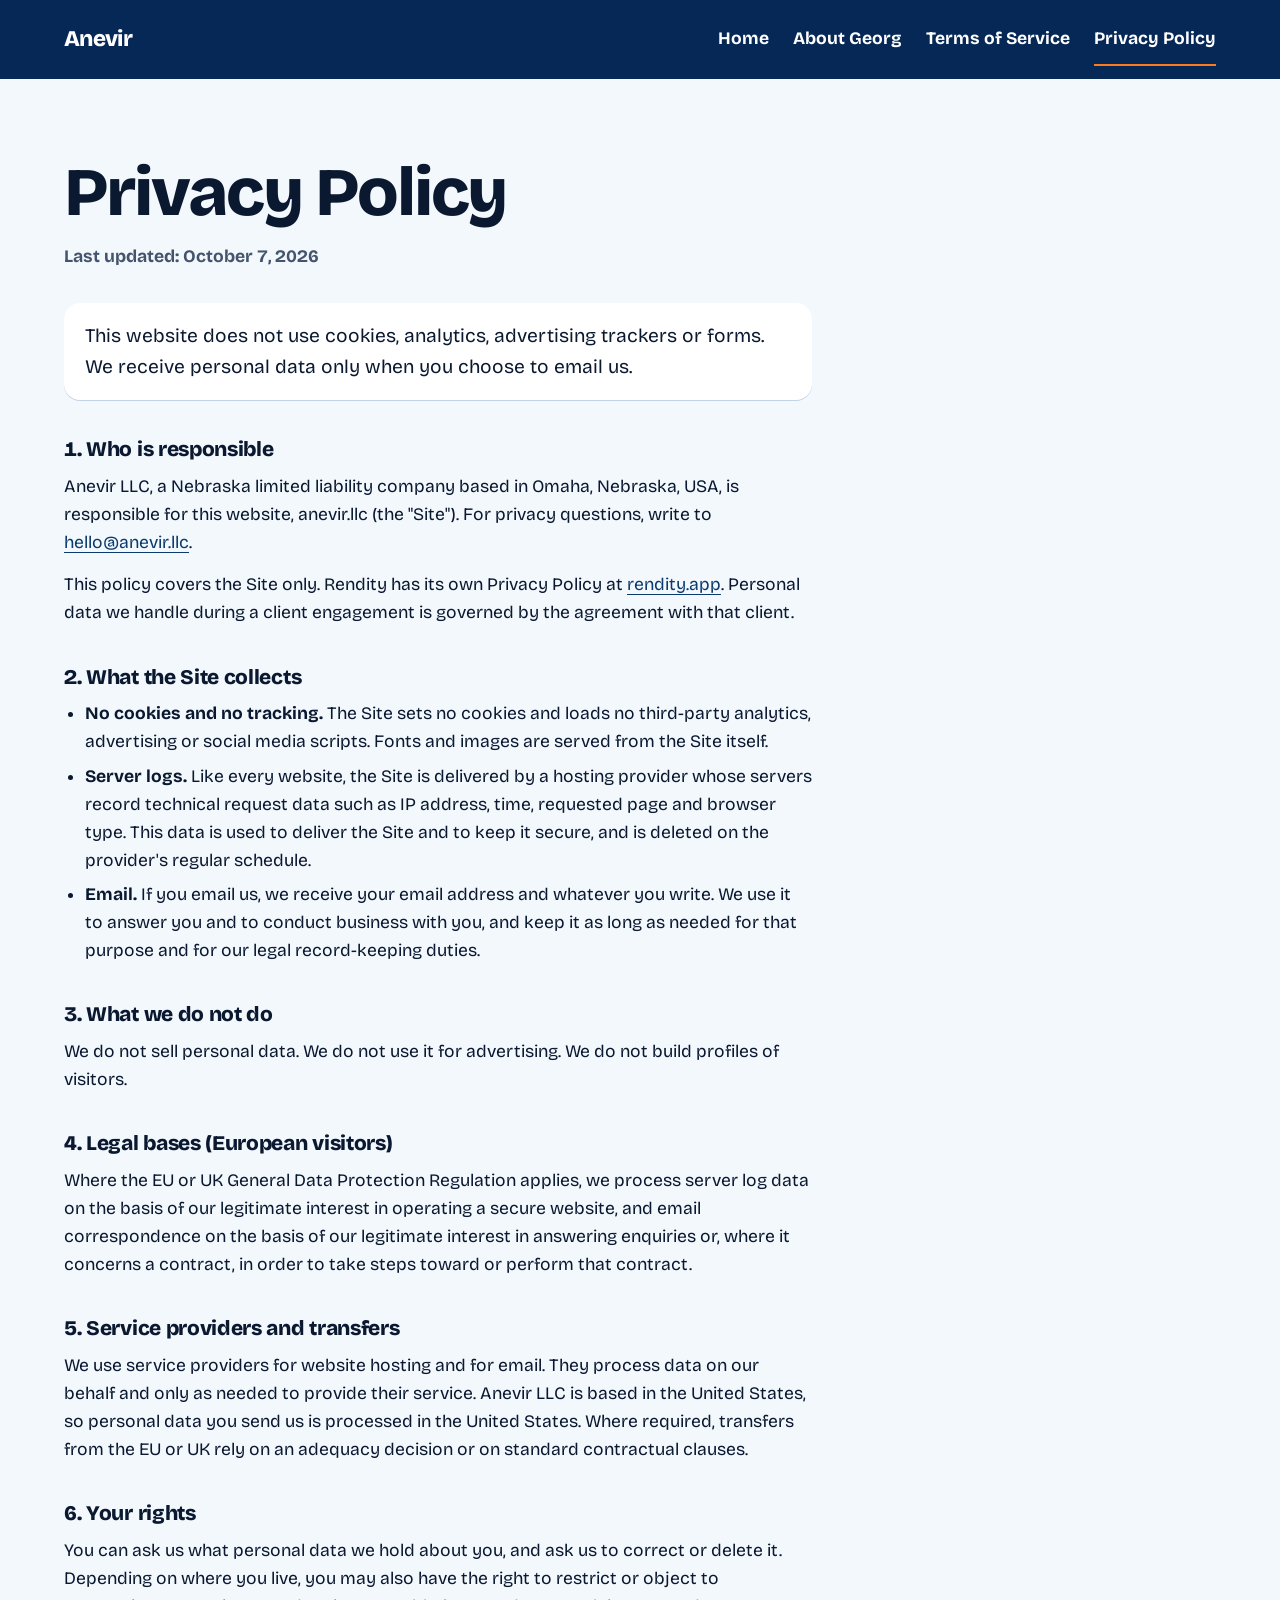
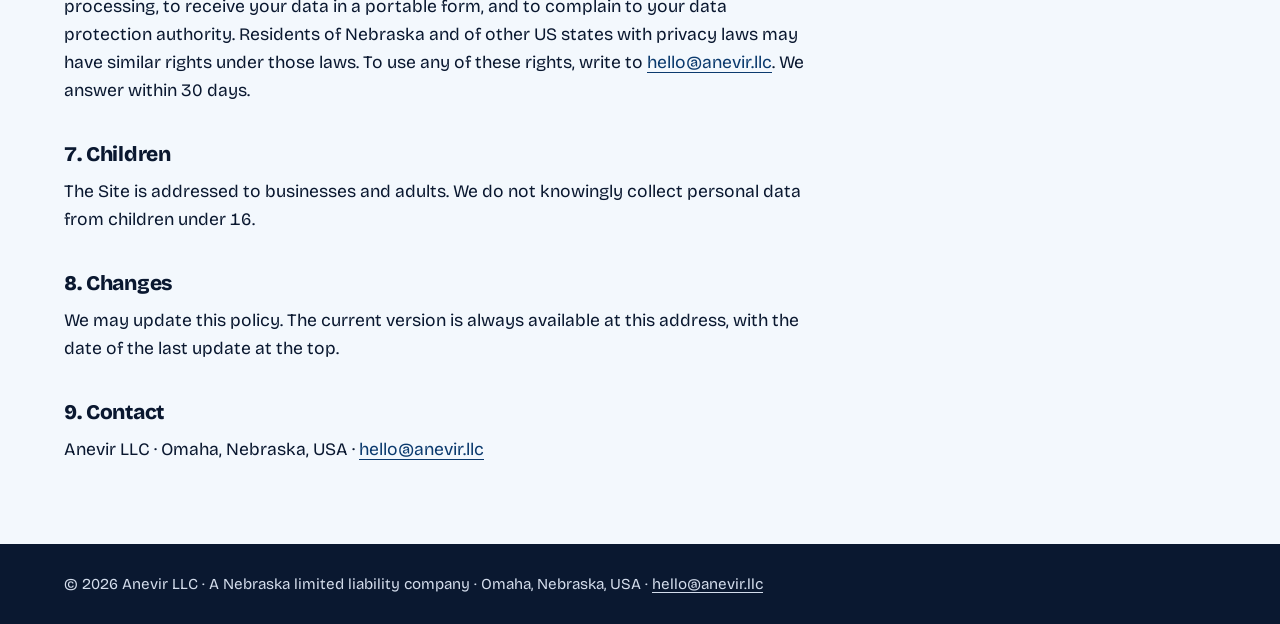
<file: docs/privacy.html>
<!doctype html>
<html lang="en">
<head>
<meta charset="utf-8">
<meta name="viewport" content="width=device-width, initial-scale=1">
<title>Privacy Policy · Anevir</title>
<meta name="description" content="Privacy Policy of Anevir LLC, Omaha, Nebraska.">
<link rel="canonical" href="https://anevir.llc/privacy.html">
<meta name="theme-color" content="#062856">
<meta property="og:type" content="website">
<meta property="og:site_name" content="Anevir">
<meta property="og:title" content="Privacy Policy · Anevir">
<meta property="og:description" content="Privacy Policy of Anevir LLC, Omaha, Nebraska.">
<meta property="og:url" content="https://anevir.llc/privacy.html">
<meta property="og:image" content="https://anevir.llc/og.jpg">
<meta property="og:image:width" content="1200">
<meta property="og:image:height" content="630">
<meta name="twitter:card" content="summary_large_image">
<link rel="icon" href="favicon.svg" type="image/svg+xml">
<link rel="icon" href="favicon.png" type="image/png" sizes="64x64">
<link rel="apple-touch-icon" href="apple-touch-icon.png">
<link rel="stylesheet" href="style.css">
</head>
<body class="doc-page">
<a class="skip" href="#main">Skip to content</a>
<header class="doc-head">
  <a class="doc-home" href="index.html">Anevir</a>
  <nav aria-label="Main">
    <a href="index.html">Home</a>
    <a href="about.html">About Georg</a>
    <a href="terms.html">Terms of Service</a>
    <a href="privacy.html" aria-current="page">Privacy Policy</a>
  </nav>
</header>
<main id="main" class="doc">
  <h1>Privacy Policy</h1>
  <p class="doc-date">Last updated: October 7, 2026</p>
  <p class="lede">This website does not use cookies, analytics, advertising trackers or forms. We receive personal data only when you choose to email us.</p>

<h2>1. Who is responsible</h2>
<p>Anevir LLC, a Nebraska limited liability company based in Omaha, Nebraska, USA, is responsible for this website, anevir.llc (the "Site"). For privacy questions, write to <a href="mailto:hello@anevir.llc">hello@anevir.llc</a>.</p>
<p>This policy covers the Site only. Rendity has its own Privacy Policy at <a href="https://rendity.app/privacy/">rendity.app</a>. Personal data we handle during a client engagement is governed by the agreement with that client.</p>

<h2>2. What the Site collects</h2>
<ul>
  <li><strong>No cookies and no tracking.</strong> The Site sets no cookies and loads no third-party analytics, advertising or social media scripts. Fonts and images are served from the Site itself.</li>
  <li><strong>Server logs.</strong> Like every website, the Site is delivered by a hosting provider whose servers record technical request data such as IP address, time, requested page and browser type. This data is used to deliver the Site and to keep it secure, and is deleted on the provider's regular schedule.</li>
  <li><strong>Email.</strong> If you email us, we receive your email address and whatever you write. We use it to answer you and to conduct business with you, and keep it as long as needed for that purpose and for our legal record-keeping duties.</li>
</ul>

<h2>3. What we do not do</h2>
<p>We do not sell personal data. We do not use it for advertising. We do not build profiles of visitors.</p>

<h2>4. Legal bases (European visitors)</h2>
<p>Where the EU or UK General Data Protection Regulation applies, we process server log data on the basis of our legitimate interest in operating a secure website, and email correspondence on the basis of our legitimate interest in answering enquiries or, where it concerns a contract, in order to take steps toward or perform that contract.</p>

<h2>5. Service providers and transfers</h2>
<p>We use service providers for website hosting and for email. They process data on our behalf and only as needed to provide their service. Anevir LLC is based in the United States, so personal data you send us is processed in the United States. Where required, transfers from the EU or UK rely on an adequacy decision or on standard contractual clauses.</p>

<h2>6. Your rights</h2>
<p>You can ask us what personal data we hold about you, and ask us to correct or delete it. Depending on where you live, you may also have the right to restrict or object to processing, to receive your data in a portable form, and to complain to your data protection authority. Residents of Nebraska and of other US states with privacy laws may have similar rights under those laws. To use any of these rights, write to <a href="mailto:hello@anevir.llc">hello@anevir.llc</a>. We answer within 30 days.</p>

<h2>7. Children</h2>
<p>The Site is addressed to businesses and adults. We do not knowingly collect personal data from children under 16.</p>

<h2>8. Changes</h2>
<p>We may update this policy. The current version is always available at this address, with the date of the last update at the top.</p>

<h2>9. Contact</h2>
<p>Anevir LLC · Omaha, Nebraska, USA · <a href="mailto:hello@anevir.llc">hello@anevir.llc</a></p>
</main>
<footer class="doc-foot">
  <p>© 2026 Anevir LLC · A Nebraska limited liability company · Omaha, Nebraska, USA · <a href="mailto:hello@anevir.llc">hello@anevir.llc</a></p>
</footer>
</body>
</html>
</file>
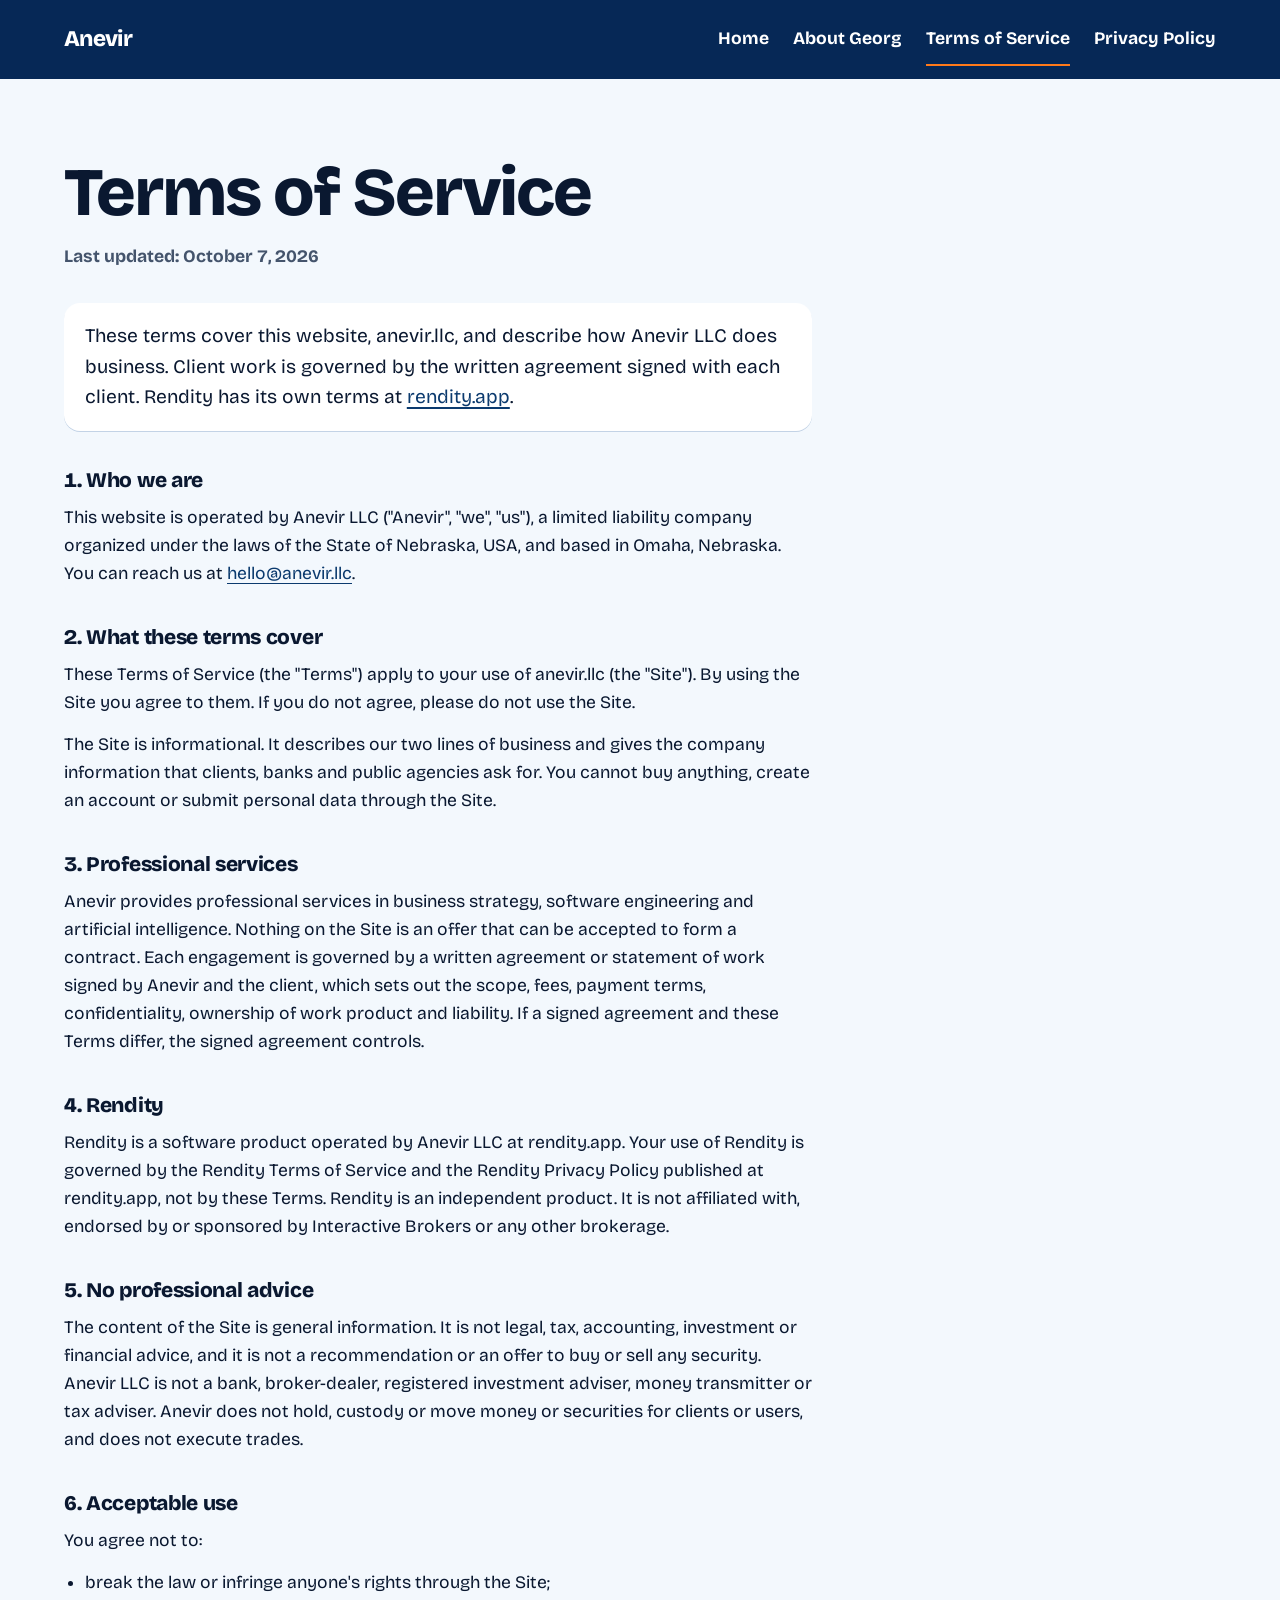
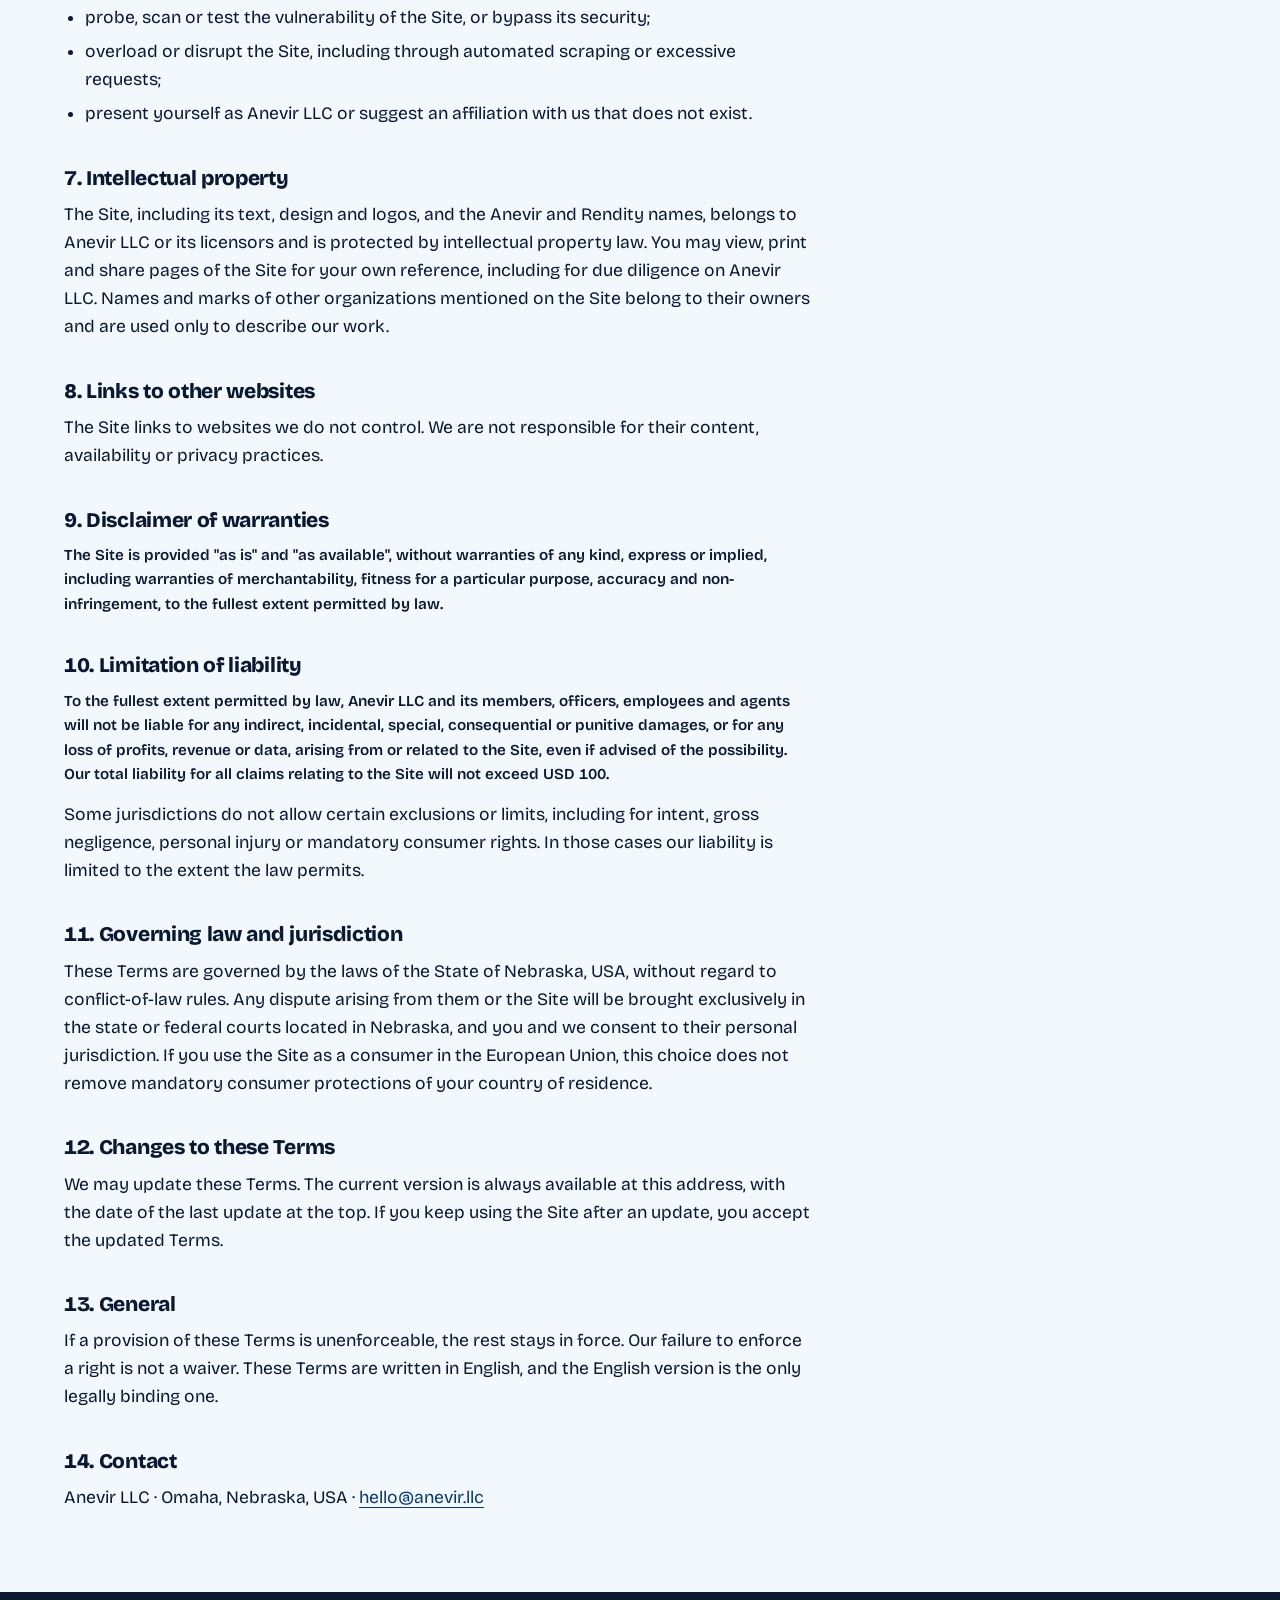
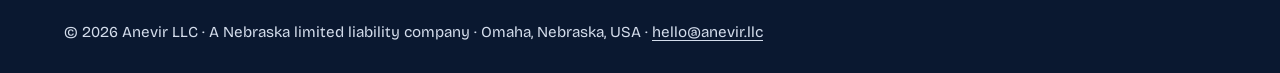
<file: docs/terms.html>
<!doctype html>
<html lang="en">
<head>
<meta charset="utf-8">
<meta name="viewport" content="width=device-width, initial-scale=1">
<title>Terms of Service · Anevir</title>
<meta name="description" content="Terms of Service of Anevir LLC, Omaha, Nebraska.">
<link rel="canonical" href="https://anevir.llc/terms.html">
<meta name="theme-color" content="#062856">
<meta property="og:type" content="website">
<meta property="og:site_name" content="Anevir">
<meta property="og:title" content="Terms of Service · Anevir">
<meta property="og:description" content="Terms of Service of Anevir LLC, Omaha, Nebraska.">
<meta property="og:url" content="https://anevir.llc/terms.html">
<meta property="og:image" content="https://anevir.llc/og.jpg">
<meta property="og:image:width" content="1200">
<meta property="og:image:height" content="630">
<meta name="twitter:card" content="summary_large_image">
<link rel="icon" href="favicon.svg" type="image/svg+xml">
<link rel="icon" href="favicon.png" type="image/png" sizes="64x64">
<link rel="apple-touch-icon" href="apple-touch-icon.png">
<link rel="stylesheet" href="style.css">
</head>
<body class="doc-page">
<a class="skip" href="#main">Skip to content</a>
<header class="doc-head">
  <a class="doc-home" href="index.html">Anevir</a>
  <nav aria-label="Main">
    <a href="index.html">Home</a>
    <a href="about.html">About Georg</a>
    <a href="terms.html" aria-current="page">Terms of Service</a>
    <a href="privacy.html">Privacy Policy</a>
  </nav>
</header>
<main id="main" class="doc">
  <h1>Terms of Service</h1>
  <p class="doc-date">Last updated: October 7, 2026</p>
  <p class="lede">These terms cover this website, anevir.llc, and describe how Anevir LLC does business. Client work is governed by the written agreement signed with each client. Rendity has its own terms at <a href="https://rendity.app/terms/">rendity.app</a>.</p>

<h2>1. Who we are</h2>
<p>This website is operated by Anevir LLC ("Anevir", "we", "us"), a limited liability company organized under the laws of the State of Nebraska, USA, and based in Omaha, Nebraska. You can reach us at <a href="mailto:hello@anevir.llc">hello@anevir.llc</a>.</p>

<h2>2. What these terms cover</h2>
<p>These Terms of Service (the "Terms") apply to your use of anevir.llc (the "Site"). By using the Site you agree to them. If you do not agree, please do not use the Site.</p>
<p>The Site is informational. It describes our two lines of business and gives the company information that clients, banks and public agencies ask for. You cannot buy anything, create an account or submit personal data through the Site.</p>

<h2>3. Professional services</h2>
<p>Anevir provides professional services in business strategy, software engineering and artificial intelligence. Nothing on the Site is an offer that can be accepted to form a contract. Each engagement is governed by a written agreement or statement of work signed by Anevir and the client, which sets out the scope, fees, payment terms, confidentiality, ownership of work product and liability. If a signed agreement and these Terms differ, the signed agreement controls.</p>

<h2>4. Rendity</h2>
<p>Rendity is a software product operated by Anevir LLC at rendity.app. Your use of Rendity is governed by the Rendity Terms of Service and the Rendity Privacy Policy published at rendity.app, not by these Terms. Rendity is an independent product. It is not affiliated with, endorsed by or sponsored by Interactive Brokers or any other brokerage.</p>

<h2>5. No professional advice</h2>
<p>The content of the Site is general information. It is not legal, tax, accounting, investment or financial advice, and it is not a recommendation or an offer to buy or sell any security. Anevir LLC is not a bank, broker-dealer, registered investment adviser, money transmitter or tax adviser. Anevir does not hold, custody or move money or securities for clients or users, and does not execute trades.</p>

<h2>6. Acceptable use</h2>
<p>You agree not to:</p>
<ul>
  <li>break the law or infringe anyone's rights through the Site;</li>
  <li>probe, scan or test the vulnerability of the Site, or bypass its security;</li>
  <li>overload or disrupt the Site, including through automated scraping or excessive requests;</li>
  <li>present yourself as Anevir LLC or suggest an affiliation with us that does not exist.</li>
</ul>

<h2>7. Intellectual property</h2>
<p>The Site, including its text, design and logos, and the Anevir and Rendity names, belongs to Anevir LLC or its licensors and is protected by intellectual property law. You may view, print and share pages of the Site for your own reference, including for due diligence on Anevir LLC. Names and marks of other organizations mentioned on the Site belong to their owners and are used only to describe our work.</p>

<h2>8. Links to other websites</h2>
<p>The Site links to websites we do not control. We are not responsible for their content, availability or privacy practices.</p>

<h2>9. Disclaimer of warranties</h2>
<p class="caps">The Site is provided "as is" and "as available", without warranties of any kind, express or implied, including warranties of merchantability, fitness for a particular purpose, accuracy and non-infringement, to the fullest extent permitted by law.</p>

<h2>10. Limitation of liability</h2>
<p class="caps">To the fullest extent permitted by law, Anevir LLC and its members, officers, employees and agents will not be liable for any indirect, incidental, special, consequential or punitive damages, or for any loss of profits, revenue or data, arising from or related to the Site, even if advised of the possibility. Our total liability for all claims relating to the Site will not exceed USD 100.</p>
<p>Some jurisdictions do not allow certain exclusions or limits, including for intent, gross negligence, personal injury or mandatory consumer rights. In those cases our liability is limited to the extent the law permits.</p>

<h2>11. Governing law and jurisdiction</h2>
<p>These Terms are governed by the laws of the State of Nebraska, USA, without regard to conflict-of-law rules. Any dispute arising from them or the Site will be brought exclusively in the state or federal courts located in Nebraska, and you and we consent to their personal jurisdiction. If you use the Site as a consumer in the European Union, this choice does not remove mandatory consumer protections of your country of residence.</p>

<h2>12. Changes to these Terms</h2>
<p>We may update these Terms. The current version is always available at this address, with the date of the last update at the top. If you keep using the Site after an update, you accept the updated Terms.</p>

<h2>13. General</h2>
<p>If a provision of these Terms is unenforceable, the rest stays in force. Our failure to enforce a right is not a waiver. These Terms are written in English, and the English version is the only legally binding one.</p>

<h2>14. Contact</h2>
<p>Anevir LLC · Omaha, Nebraska, USA · <a href="mailto:hello@anevir.llc">hello@anevir.llc</a></p>
</main>
<footer class="doc-foot">
  <p>© 2026 Anevir LLC · A Nebraska limited liability company · Omaha, Nebraska, USA · <a href="mailto:hello@anevir.llc">hello@anevir.llc</a></p>
</footer>
</body>
</html>
</file>
<file: docs/style.css>
/* Anevir · Lift + Neighbor
   Front page: daylight sky, balloon photography, flame orange.
   About page: the same system at dusk, at home in Omaha. */

@font-face { font-family: "Bricolage Grotesque"; src: url("fonts/bricolage-grotesque-var.woff2") format("woff2"); font-weight: 200 800; font-display: swap; }
@font-face { font-family: "Young Serif"; src: url("fonts/young-serif-400.woff2") format("woff2"); font-weight: 400; font-display: swap; }

:root {
  --sky: #062856;
  --sky-2: #0b3a6e;
  --sky-3: #cfe3f7;
  --cloud: #f3f8fd;
  --white: #ffffff;
  --ink: #0a1830;
  --ink-2: #44546c;
  --flame: #ff7a1a;
  --flame-deep: #ad4300;
  --flame-ink: #1c0d00;
  --glow: #ffb36b;
  --line: #c3d3e6;
  --rend: #166534;
  --rend-deep: #0e4423;
  --dusk: #062856;
  --dusk-2: #0b3a6e;
  --rose: #ff7a1a;
  --rose-tint: #ffe6d3;
  --rose-ink: #ad4300;
  --lilac: #dbe8f8;
  --sky-text: #dbe8f8;
  --sky-text-strong: #eaf1fa;
  --foot-text: #d3dceb;
  --foot-muted: #aebbd0;
  --rend-lime: #9be36a;
  --rend-text: #f1ffe9;
  --rend-text-2: #cfe8c3;
  --rend-muted: #a9cdb4;
  --rend-ink: #072612;
  --peach-line: #f0c4a3;
  --display: "Bricolage Grotesque", "Helvetica Neue", Arial, sans-serif;
  --serif: "Young Serif", Georgia, serif;
  --ease: cubic-bezier(.16, 1, .3, 1);
  --pad: clamp(1.15rem, 5vw, 4.5rem);
  color-scheme: light;
}

*, *::before, *::after { box-sizing: border-box; }
html { scroll-behavior: smooth; -webkit-text-size-adjust: 100%; }
body { margin: 0; background: var(--cloud); color: var(--ink); font: 400 1.0938rem/1.6 var(--display); font-variant-numeric: tabular-nums; }
::selection { background: var(--flame); color: var(--flame-ink); }
img { max-width: 100%; display: block; }
a { color: inherit; text-underline-offset: .2em; text-decoration-thickness: .08em; }
h1, h2, h3, p, ul, ol, dl, dd, figure, blockquote { margin: 0; }
ul, ol { padding: 0; list-style: none; }
h1, h2, h3 { text-wrap: balance; letter-spacing: -.03em; line-height: 1; font-weight: 800; }
:focus-visible { outline: 3px solid var(--flame); outline-offset: 3px; }
.call :focus-visible, .now :focus-visible, .gets :focus-visible, .meet :focus-visible, .doc :focus-visible, .chap :focus-visible, .fam :focus-visible { outline-color: var(--ink); }
.skip { position: absolute; left: -999px; top: 0; z-index: 99; background: var(--flame); color: var(--flame-ink); padding: .6rem 1rem; font-weight: 800; }
.skip:focus { left: 0; }

/* ───── Navigation ───── */
.nav { position: absolute; inset: 0 0 auto 0; z-index: 10; display: flex; align-items: center; gap: clamp(.9rem, 2.4vw, 2.2rem); padding: 1.25rem var(--pad); color: var(--white); font-weight: 700; }
.nav a { text-decoration: none; }
.nav .brand { font-size: 1.4rem; font-weight: 800; letter-spacing: -.03em; margin-right: auto; padding: .45rem 0; }
.nav a:not(.brand) { padding: .75rem 0; border-bottom: 2px solid transparent; transition: border-color .2s; }
.nav a:not(.brand):hover, .nav a[aria-current] { border-bottom-color: currentColor; }
.btn { display: inline-flex; align-items: center; gap: .6rem; font-weight: 800; text-decoration: none; border-radius: 99px; background: var(--flame); color: var(--flame-ink); transition: transform .35s var(--ease), background-color .2s, box-shadow .35s var(--ease); }
.btn { padding: .95rem 1.6rem; font-size: 1.12rem; box-shadow: 0 10px 22px -12px rgba(0, 0, 0, .55); }
.btn:hover { transform: translateY(-2px); background: var(--glow); }
.btn svg { width: 1.15em; height: 1.15em; fill: none; stroke: currentColor; stroke-width: 2.6; stroke-linecap: round; stroke-linejoin: round; transition: transform .4s var(--ease); }
.btn:hover svg { transform: translateX(.3em); }

/* ───── Front page hero ───── */
.hero { position: relative; min-height: min(100svh, 56rem); display: flex; align-items: flex-end; color: var(--white); background: var(--sky); overflow: hidden; }
.hero > img { position: absolute; top: 0; right: 0; width: 64%; height: 100%; max-width: none; object-fit: cover; object-position: 50% 45%; animation: drift 28s ease-in-out infinite alternate; }
@keyframes drift { from { transform: scale(1.02) translate(0, 1.5%); } to { transform: scale(1.1) translate(1.5%, -2%); } }
.hero::after { content: ""; position: absolute; inset: 0; background: linear-gradient(90deg, rgb(6, 40, 86) 0%, rgb(6, 40, 86) 37%, rgba(6, 40, 86, .55) 52%, rgba(6, 40, 86, 0) 72%), linear-gradient(0deg, rgba(6, 40, 86, .55), rgba(6, 40, 86, 0) 30%), linear-gradient(180deg, rgba(6, 40, 86, .8) 0%, rgba(6, 40, 86, 0) 24%); }
.hero-copy { position: relative; z-index: 2; padding: 8rem var(--pad) clamp(2.5rem, 7vh, 5rem); max-width: 60rem; }
.hero h1 { font-size: clamp(3.2rem, 10.5vw, 6rem); line-height: .9; letter-spacing: -.045em; }
.hero h1 em { font-style: normal; color: var(--glow); }
.hero p { font-size: clamp(1.15rem, 1.9vw, 1.45rem); line-height: 1.4; max-width: 36ch; margin: 1.5rem 0 1.4rem; color: var(--sky-text); }
.hero-actions { display: flex; flex-wrap: wrap; align-items: center; gap: .9rem; }
.hero-note { display: inline-flex; align-items: center; gap: .4rem; background: var(--white); color: var(--rend-deep); text-decoration: none; font-weight: 700; padding: .8rem 1.2rem; border-radius: 99px; box-shadow: 0 10px 22px -12px rgba(0, 0, 0, .55); transition: transform .35s var(--ease); }
.hero-note:hover { transform: translateY(-3px); }

/* ───── Sections ───── */
.sec { padding: clamp(4rem, 10vw, 8rem) var(--pad); }
.sec-head { display: grid; grid-template-columns: minmax(0, 1.1fr) minmax(0, 1fr); gap: 1rem clamp(2rem, 6vw, 6rem); align-items: end; margin-bottom: clamp(2.5rem, 6vw, 4.5rem); }
.sec-head h2 { font-size: clamp(2.3rem, 6.2vw, 4.5rem); }
.sec-head p { font-size: 1.2rem; line-height: 1.5; color: var(--ink-2); max-width: 46ch; }

/* Altitudes */
.levels { display: grid; gap: clamp(3.5rem, 10vw, 7rem); }
.level { display: grid; grid-template-columns: minmax(0, 1.05fr) minmax(0, 1fr); gap: 1.25rem clamp(2rem, 5vw, 4.5rem); align-items: start; }
.level h3 { font-size: clamp(1.9rem, 4vw, 3rem); }
.level > div > p { margin-top: 1rem; font-size: 1.15rem; max-width: 46ch; }
.gets { background: var(--white); border-radius: 1.2rem; padding: 1.5rem 1.6rem; box-shadow: 0 1px 0 var(--line), 0 26px 44px -30px rgba(0, 0, 0, .3); }
.gets h4 { margin: 0 0 .7rem; font-size: 1rem; font-weight: 800; color: var(--sky-2); }
.gets li { padding: .65rem 0 .65rem 1.9rem; border-top: 1px solid var(--line); position: relative; font-weight: 500; }
.gets li::before { content: ""; position: absolute; left: .15rem; top: 1.05rem; width: .85rem; height: .45rem; border-left: 3px solid var(--flame); border-bottom: 3px solid var(--flame); transform: rotate(-45deg); }

/* Results */
.results { position: relative; color: var(--white); background: var(--sky); overflow: hidden; }
.results > img { position: absolute; inset: 0; z-index: 0; width: 100%; height: 100%; object-fit: cover; object-position: 50% 45%; }
.results::before { content: ""; position: absolute; inset: 0; z-index: 1; background: linear-gradient(180deg, rgba(6, 36, 78, .88) 0%, rgba(6, 36, 78, .8) 18%, rgba(6, 36, 78, .58) 38%, rgba(6, 30, 66, .72) 62%, rgba(6, 24, 54, .9) 100%); }
.results > * { position: relative; z-index: 2; }
.results .sec-head p { color: var(--sky-text-strong); }
.nums { display: grid; grid-template-columns: repeat(12, minmax(0, 1fr)); gap: 1rem; align-items: stretch; }
.num { grid-column: span 4; background: rgba(6, 28, 62, .82); border: 1px solid rgba(255, 255, 255, .28); border-radius: 1.2rem; padding: 1.4rem 1.5rem 1.5rem; backdrop-filter: blur(6px); display: flex; flex-direction: column; gap: .5rem; }
.num.q { grid-column: span 3; }
.num.lead { grid-column: span 8; grid-row: span 2; background: var(--flame); color: var(--flame-ink); border-color: transparent; justify-content: center; gap: 1.4rem; }
.num b { font-size: clamp(2.8rem, 6vw, 4.6rem); font-weight: 800; letter-spacing: -.045em; line-height: .9; }
.num span { font-weight: 700; font-size: 1.08rem; line-height: 1.35; }
.num p { font-size: .98rem; line-height: 1.45; }
.num.lead p { font-size: 1.15rem; max-width: 40ch; opacity: 1; }
.clients { margin-top: 1rem; display: grid; grid-template-columns: repeat(3, minmax(0, 1fr)); gap: 1.5rem clamp(1.5rem, 4vw, 3rem); background: rgba(6, 24, 54, .9); border: 1px solid rgba(255, 255, 255, .28); border-radius: 1.2rem; padding: clamp(1.25rem, 2.5vw, 1.75rem); }
.clients h4 { font-size: 1.3rem; font-weight: 800; letter-spacing: -.02em; line-height: 1.1; margin: 0 0 .35rem; }
.clients-head { margin-top: clamp(2.5rem, 6vw, 4rem); font-size: 1.5rem; }
.clients small { display: block; color: var(--glow); font-weight: 800; font-size: .92rem; margin-bottom: .35rem; }
.clients p { color: var(--sky-text-strong); font-size: 1rem; }

/* Rendity */
.rend { background: var(--rend-deep); color: var(--rend-text); }
.rend-grid { display: grid; grid-template-columns: minmax(0, 1fr) minmax(0, 1.15fr); gap: 2rem clamp(2rem, 6vw, 5rem); align-items: center; }
.rend-logo { width: clamp(13rem, 22vw, 18rem); height: auto; border-radius: .6rem; margin-bottom: 1.5rem; }
.rend-shots .rend-logo { width: clamp(13rem, 22vw, 18rem); border-radius: .6rem; grid-column: 1 / -1; justify-self: start; margin-bottom: .4rem; background: none; box-shadow: none; }
.rend h2 { font-size: clamp(2.1rem, 5vw, 3.6rem); }
.rend h2 em { font-style: normal; color: var(--rend-lime); }
.rend p { margin: 1.1rem 0 0; font-size: 1.15rem; color: var(--rend-text-2); max-width: 44ch; }
.rend ul { margin: 1.25rem 0 1.75rem; display: grid; gap: .5rem; font-weight: 700; }
.rend li { padding-left: 1.6rem; position: relative; }
.rend li::before { content: ""; position: absolute; left: 0; top: .55em; width: .8rem; height: .8rem; border-radius: 50%; background: var(--rend-lime); }
.rend .btn { background: var(--rend-lime); color: var(--rend-ink); box-shadow: none; }
.rend .btn:hover { background: var(--white); }
.rend-shots { display: grid; grid-template-columns: repeat(2, minmax(0, 1fr)); gap: .9rem; }
.rend-shots img { width: 100%; height: auto; border-radius: .8rem; background: var(--white); box-shadow: 0 24px 40px -24px rgba(0, 0, 0, .8); }
.rend-shots img[src*="dashboard"] { grid-column: 1 / -1; }
.rend small { display: block; margin-top: 1.25rem; color: var(--rend-muted); font-size: .9rem; max-width: 60ch; }

/* About teaser */
.meet { display: grid; grid-template-columns: minmax(0, 1fr) minmax(0, 1fr); background: var(--cloud); color: var(--ink); }
.meet img { width: 100%; height: 100%; min-height: 22rem; object-fit: cover; object-position: 35% 30%; }
.meet div { padding: clamp(3rem, 8vw, 6rem) var(--pad); align-self: center; }
.meet h2 { font-family: var(--serif); font-weight: 400; font-size: clamp(2.1rem, 4.6vw, 3.5rem); line-height: 1.05; letter-spacing: -.02em; color: var(--dusk); }
.meet h2 span { color: var(--rose-ink); }
.meet p { margin: 1.2rem 0 1.8rem; font-size: 1.15rem; color: var(--ink-2); max-width: 40ch; }


/* Closing call */
.call { background: var(--flame); color: var(--flame-ink); display: grid; grid-template-columns: minmax(0, 1.5fr) minmax(0, 1fr); gap: 2rem clamp(2rem, 6vw, 5rem); align-items: center; }
.call h2 { font-size: clamp(2.3rem, 6.5vw, 4.5rem); max-width: 16ch; }
.call p { font-size: 1.25rem; margin: 1.25rem 0 1rem; max-width: 44ch; font-weight: 500; }
.foot a { color: inherit; display: inline-block; padding: .7rem 0; }
.foot .credit { flex-basis: 100%; order: 3; color: var(--foot-muted); }
.foot span:last-child { display: flex; flex-wrap: wrap; gap: .4rem 1.5rem; }
.foot { background: var(--ink); color: var(--foot-text); padding: 1.75rem var(--pad); display: flex; flex-wrap: wrap; justify-content: space-between; gap: .5rem 2rem; font-size: .95rem; }

/* ───── About page ───── */
.about { background: var(--cloud); }
.hello { position: relative; background: var(--dusk); color: var(--white); overflow: hidden; display: grid; grid-template-columns: minmax(0, 1.15fr) minmax(0, 1fr); align-items: end; gap: 0 clamp(1rem, 4vw, 4rem); padding: 8rem var(--pad) 0; min-height: min(100svh, 52rem); }
.hello > img.city { position: absolute; right: 0; bottom: 0; width: 62%; height: 100%; object-fit: cover; opacity: .9; }
.hello::after { content: ""; position: absolute; inset: 0; background: linear-gradient(90deg, var(--dusk) 40%, rgba(6, 40, 86, .6) 62%, rgba(6, 40, 86, .2) 100%), linear-gradient(180deg, rgba(6, 40, 86, .85) 0%, rgba(6, 40, 86, 0) 26%); }
.hello-copy { position: relative; z-index: 2; padding-bottom: clamp(2.5rem, 7vh, 5rem); }
.hello h1 { font-family: var(--serif); font-weight: 400; font-size: clamp(2.5rem, 5.6vw, 4.25rem); line-height: 1.05; letter-spacing: -.025em; }
.hello h1 span { color: var(--rose); }
.hello p { font-size: clamp(1.1rem, 1.7vw, 1.35rem); color: var(--lilac); margin: 1.4rem 0 1.8rem; max-width: 36ch; }
.hello .btn { background: var(--rose); color: var(--dusk); box-shadow: none; }
.hello .btn:hover { background: var(--white); }
.arch { position: relative; z-index: 2; justify-self: center; width: min(100%, 25rem); aspect-ratio: 4 / 5.3; border-radius: 14rem 14rem 0 0; overflow: hidden; background: var(--rose); border: .6rem solid var(--rose); border-bottom: 0; animation: rise 1.2s var(--ease) both; }
.arch img { width: 100%; height: 100%; object-fit: cover; object-position: 30% 20%; }
@keyframes rise { from { transform: translateY(5%); } to { transform: none; } }

.four { display: grid; grid-template-columns: repeat(4, minmax(0, 1fr)); background: var(--dusk-2); color: var(--white); }
.four a { padding: 1.4rem var(--pad) 1.5rem; text-decoration: none; border-top: 1px solid rgba(255, 255, 255, .2); transition: background-color .25s; }
.four a + a { border-left: 1px solid rgba(255, 255, 255, .2); padding-left: clamp(1rem, 2.5vw, 2rem); }
.four a:hover { background: var(--dusk); }
.four b { display: block; font-family: var(--serif); font-weight: 400; font-size: 1.6rem; color: var(--rose); }
.four span { color: var(--lilac); font-size: .98rem; }

.chap { display: grid; grid-template-columns: minmax(0, 1fr) minmax(0, 1fr); gap: 2.5rem clamp(2rem, 7vw, 6.5rem); align-items: center; padding: clamp(4rem, 10vw, 7.5rem) var(--pad); }
.chap.flip .chap-img { order: 2; }
.chap h2 { font-family: var(--serif); font-weight: 400; font-size: clamp(2.2rem, 5vw, 3.75rem); line-height: 1.04; letter-spacing: -.02em; color: var(--dusk); }
.chap h2 small { display: block; font-family: var(--display); font-weight: 800; font-size: 1rem; letter-spacing: 0; color: var(--rose-ink); margin-bottom: .8rem; }
.chap p { margin-top: 1.1rem; font-size: 1.14rem; max-width: 50ch; color: var(--ink); }
.chap-img { position: relative; }
.chap-img img { width: 100%; height: auto; aspect-ratio: 4 / 4.6; object-fit: cover; object-position: 50% 0; border-radius: 1.4rem; box-shadow: 0 30px 50px -30px rgba(0, 0, 0, .45); }
.chap-img::before { content: ""; position: absolute; inset: 1.2rem -1.2rem -1.2rem 1.2rem; border-radius: 1.4rem; background: var(--rose-tint); z-index: -1; }
.chap.flip .chap-img::before { inset: 1.2rem 1.2rem -1.2rem -1.2rem; }
.vals { margin-top: 1.6rem; display: grid; gap: 0; border-top: 2px solid var(--dusk); }
.vals li { padding: .9rem 0; border-bottom: 1px solid var(--line); display: grid; grid-template-columns: 11rem minmax(0, 1fr); gap: .25rem 1.25rem; }
.vals b { font-weight: 800; color: var(--dusk); }
blockquote { margin-top: 1.6rem; padding: 1.3rem 1.5rem; background: var(--rose-tint); border-radius: 1rem; font-family: var(--serif); font-size: 1.3rem; line-height: 1.35; color: var(--dusk); }
blockquote footer { font-family: var(--display); font-size: .95rem; font-weight: 700; margin-top: .6rem; color: var(--ink-2); }

.path { background: var(--dusk); color: var(--white); padding: clamp(4rem, 9vw, 7rem) var(--pad); }
.path h2 { font-family: var(--serif); font-weight: 400; font-size: clamp(2.1rem, 4.8vw, 3.5rem); letter-spacing: -.02em; max-width: 18ch; }
.path ol { margin-top: clamp(2rem, 5vw, 3.5rem); display: grid; grid-template-columns: repeat(auto-fit, minmax(10.5rem, 1fr)); gap: 1.5rem; }
.path li, .vals li, .four a { overflow-wrap: anywhere; }
.path li { border-top: 3px solid var(--rose); padding-top: .9rem; }
.path li b { display: block; font-family: var(--serif); font-weight: 400; font-size: 1.35rem; margin: .2rem 0 .4rem; }
.path li small { color: var(--rose); font-weight: 800; font-size: .92rem; }
.path li p { color: var(--lilac); font-size: .98rem; line-height: 1.5; }
.about .call { background: var(--rose); color: var(--dusk); }

/* Family band */
.fam { background: var(--rose-tint); padding: clamp(4rem, 10vw, 7.5rem) var(--pad); display: grid; grid-template-columns: minmax(0, 1.3fr) minmax(0, 1fr); gap: 2.5rem clamp(2rem, 7vw, 6.5rem); align-items: start; }
.fam h2 { font-family: var(--serif); font-weight: 400; font-size: clamp(2.2rem, 5vw, 3.75rem); line-height: 1.04; letter-spacing: -.02em; color: var(--dusk); }
.fam h2 small { display: block; font-family: var(--display); font-weight: 800; font-size: 1rem; letter-spacing: 0; color: var(--rose-ink); margin-bottom: .8rem; }
.fam .big { font-family: var(--serif); font-size: clamp(1.3rem, 2.3vw, 1.7rem); line-height: 1.4; color: var(--dusk); margin-top: 1.3rem; max-width: 34ch; }
.fam ul { border-top: 2px solid var(--dusk); }
.fam li { padding: 1rem 0; border-bottom: 1px solid var(--peach-line); }
.fam li b { display: block; font-family: var(--display); font-weight: 800; letter-spacing: -.03em; font-size: 1.8rem; color: var(--dusk); line-height: 1.1; }
.fam li span { color: var(--ink-2); }

/* Identity chip in the hero */
.ident { display: flex; align-items: center; gap: .8rem; margin: 0 0 1.6rem; font-size: 1rem; line-height: 1.3; color: var(--sky-text); }
.ident img { width: 3.5rem; height: 3.5rem; border-radius: 50%; object-fit: cover; object-position: 38% 25%; border: 2px solid var(--white); }
.ident b { display: block; color: var(--white); font-size: 1.1rem; }
.hero-note svg { width: 1em; height: 1em; fill: none; stroke: currentColor; stroke-width: 2.6; stroke-linecap: round; stroke-linejoin: round; vertical-align: -.12em; }

/* Result cards: service tag and the before/after bars, drawn to scale (8 weeks : 2 weeks) */
.num em { font-style: normal; font-weight: 800; font-size: .85rem; line-height: 1.25; align-self: flex-start; padding: .3rem .65rem; border-radius: .7rem; background: rgba(255, 255, 255, .18); }
.num.lead em { background: rgba(28, 13, 0, .14); }
.num a { color: inherit; }
.bars { display: grid; gap: 1rem; margin: .5rem 0; }
.bar { display: grid; grid-template-columns: auto 1fr; column-gap: .8rem; row-gap: .35rem; align-items: baseline; }
.bar span { font-size: 1rem; font-weight: 800; }
.num.lead .bar b { font-size: clamp(2rem, 5.5vw, 3.75rem); }
.bar::after { content: ""; grid-column: 1 / -1; height: .9rem; border-radius: 99px; background: var(--flame-ink); }
.bar.before::after { width: 100%; opacity: .32; }
.bar.after::after { width: 25%; }

.call-side { display: grid; gap: 1rem; justify-items: start; line-height: 1.4; }
.call-side img { width: min(100%, 17rem); height: auto; aspect-ratio: 1; object-fit: cover; object-position: 38% 20%; border-radius: 50%; border: .4rem solid rgba(255, 255, 255, .5); }
.call-side b { display: block; font-size: 1.2rem; }
.about .call h2 { font-family: var(--serif); font-weight: 400; letter-spacing: -.02em; line-height: 1.05; }


/* Legal pages */
.doc-head { background: var(--sky); color: var(--white); display: flex; flex-wrap: wrap; align-items: center; justify-content: space-between; gap: .25rem 2rem; padding: .6rem var(--pad); font-weight: 700; }
.doc-head a { text-decoration: none; padding: .7rem 0; display: inline-block; border-bottom: 2px solid transparent; }
.doc-head nav { display: flex; flex-wrap: wrap; gap: 0 1.5rem; }
.doc-head a[aria-current], .doc-head nav a:hover { border-bottom-color: var(--flame); }
.doc-home { font-size: 1.4rem; font-weight: 800; letter-spacing: -.03em; }
.doc { max-width: calc(68ch + 2 * var(--pad)); padding: clamp(2.5rem, 7vw, 5rem) var(--pad); }
.doc h1 { font-size: clamp(2.4rem, 7vw, 4.25rem); }
.doc-date { color: var(--ink-2); font-weight: 700; margin: 1rem 0 2rem; }
.doc .lede { font-size: 1.2rem; padding: 1.1rem 1.3rem; background: var(--white); border-radius: 1rem; box-shadow: 0 1px 0 var(--line); }
.doc h2 { font-size: 1.3rem; letter-spacing: -.015em; line-height: 1.2; margin: 2.4rem 0 .6rem; }
.doc p + p, .doc ul + p, .doc p + ul { margin-top: .9rem; }
.doc ul { list-style: disc; padding-left: 1.3rem; display: grid; gap: .4rem; }
.doc .caps { font-size: .95rem; font-weight: 600; }
.doc a { color: var(--sky-2); }
.doc-foot { background: var(--ink); color: var(--foot-text); padding: 1.75rem var(--pad); font-size: .95rem; }
.doc-foot a { color: inherit; }

/* Current project */
.now { background: var(--rose-tint); display: grid; grid-template-columns: minmax(0, 1.25fr) minmax(0, 1fr); gap: 2.5rem clamp(2rem, 6vw, 5rem); align-items: center; }
.now h2 { font-size: clamp(2.2rem, 5.6vw, 4.25rem); max-width: 14ch; }
.now p { font-size: 1.2rem; line-height: 1.5; max-width: 46ch; margin-top: 1.1rem; }
.blog { display: grid; gap: .7rem; background: var(--white); color: var(--ink); text-decoration: none; border-radius: 1.2rem; padding: clamp(1.4rem, 3vw, 2.2rem); box-shadow: 0 1px 0 var(--line), 0 26px 44px -30px rgba(0, 0, 0, .35); transition: transform .4s var(--ease); }
.blog:hover { transform: translateY(-4px); }
.blog b { font-size: clamp(1.7rem, 3.2vw, 2.4rem); font-weight: 800; letter-spacing: -.03em; line-height: 1; }
.blog span { font-size: 1.1rem; color: var(--ink-2); }
.blog i { font-style: normal; font-weight: 800; color: var(--rose-ink); padding: .9rem 0; border-top: 1px solid var(--line); border-bottom: 1px solid var(--line); margin: .4rem 0; }
.blog strong { display: inline-flex; align-items: center; gap: .6rem; font-weight: 800; font-size: 1.1rem; }
.blog svg { width: 1.15em; height: 1.15em; fill: none; stroke: currentColor; stroke-width: 2.6; stroke-linecap: round; stroke-linejoin: round; transition: transform .4s var(--ease); }
.blog:hover svg { transform: translateX(.3em); }
.call p + p { margin-top: 0; }
.call a { color: inherit; font-weight: 800; }

/* ───── Small screens ───── */
@media (max-width: 60rem) {
  .sec-head, .level, .rend-grid, .meet, .chap, .fam, .call, .now { grid-template-columns: 1fr; }
  .chap.flip .chap-img { order: 0; }
  .num, .num.lead, .num.q { grid-column: span 6; }
  .num.lead { grid-column: 1 / -1; grid-row: auto; gap: 1.5rem; }
  .clients { grid-template-columns: 1fr; }
  .hello { grid-template-columns: 1fr; padding-top: 6.5rem; }
  .hello > img.city { width: 100%; opacity: .45; }
  .arch { width: min(78%, 20rem); }
  .four { grid-template-columns: repeat(2, minmax(0, 1fr)); }
  .four a:nth-child(3) { border-left: 0; padding-left: var(--pad); }
}
@media (max-width: 44rem) {
  body { font-size: 1.02rem; }
  .nav { gap: 1.1rem; font-size: .95rem; overflow-x: auto; white-space: nowrap; scrollbar-width: none; -webkit-mask-image: linear-gradient(90deg, #000 88%, transparent); mask-image: linear-gradient(90deg, #000 88%, transparent); padding-right: 2.5rem; }
  .nav::-webkit-scrollbar { display: none; }
  .hero > img { width: 100%; height: 44%; }
  .num { grid-column: span 6; padding: 1rem 1rem 1.1rem; }
  .num b { font-size: 2.2rem; }
  .num.lead { grid-column: 1 / -1; }
  .num.q { grid-column: span 6; }
  .hero::after { background: linear-gradient(0deg, rgb(6, 40, 86) 0%, rgb(6, 40, 86) 60%, rgba(6, 40, 86, .15) 80%, rgba(6, 40, 86, .15) 88%, rgba(6, 40, 86, .8) 100%); }
  .rend-shots img[src*="dashboard"] { display: none; }
  .call-side img { width: 9rem; }
  .vals li { grid-template-columns: 1fr; }
  .rend-shots { grid-template-columns: 1fr; }
  .chap-img::before { inset: .8rem -.5rem -.8rem .5rem; }
  .chap.flip .chap-img::before { inset: .8rem .5rem -.8rem -.5rem; }
}
@media (prefers-reduced-motion: reduce) {
  html { scroll-behavior: auto; }
  *, *::before, *::after { animation: none !important; transition: none !important; }
}
</file>
